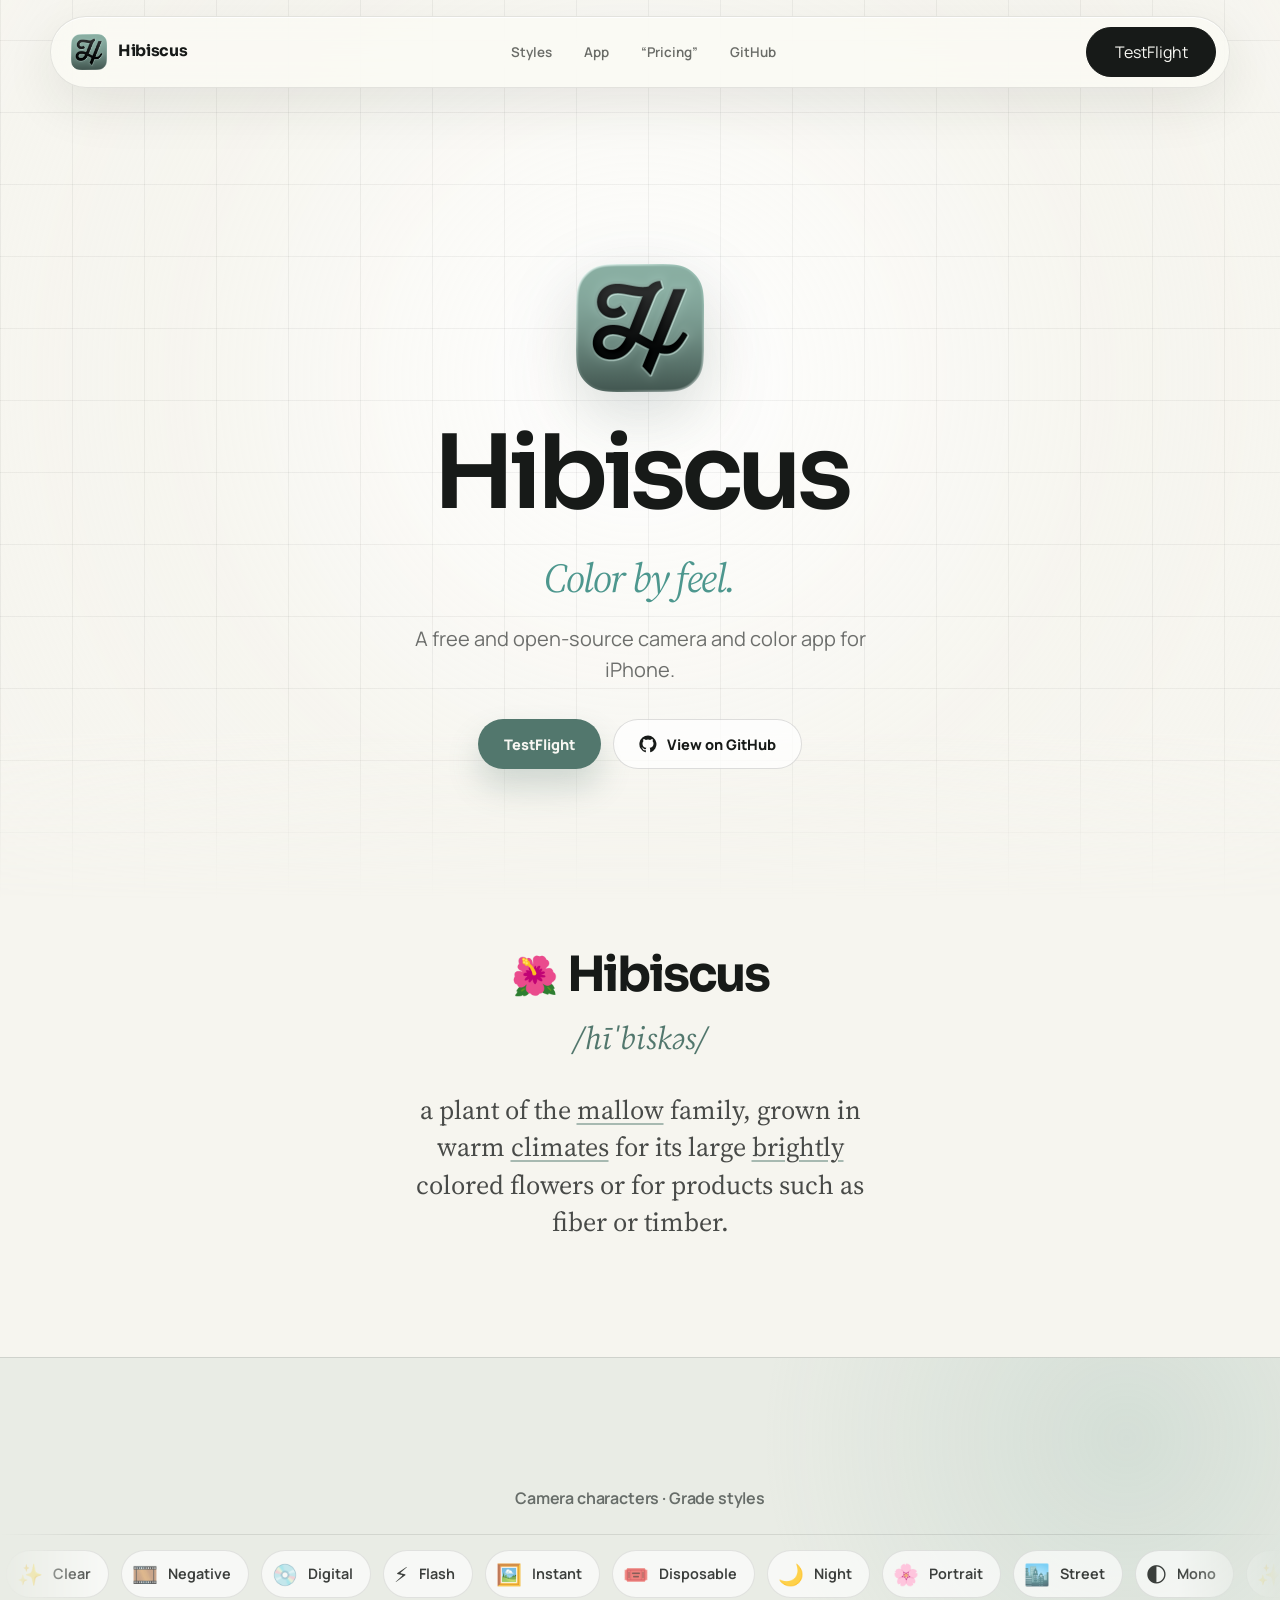
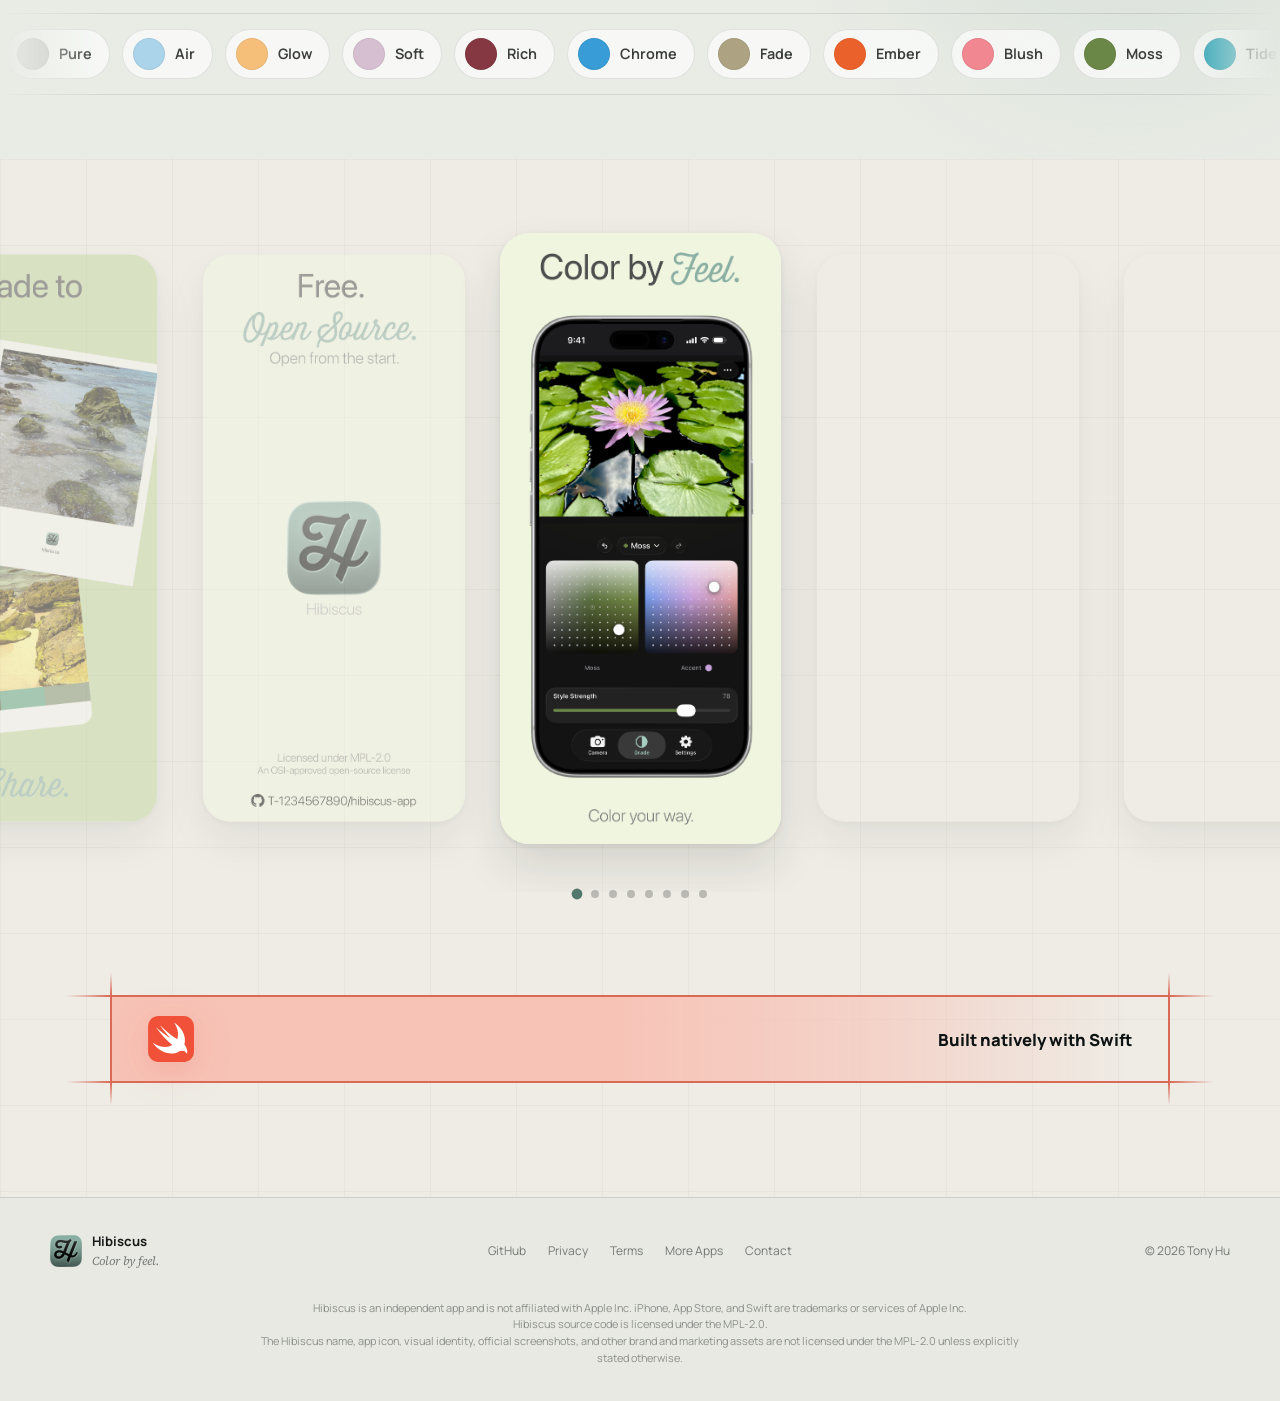
<file: Website/index.html>
<!doctype html>
<html lang="en">
<head>
  <meta charset="utf-8">
  <meta name="viewport" content="width=device-width, initial-scale=1">
  <meta name="theme-color" content="#0b0d0c">
  <meta name="description" content="A free and open-source camera and color app for iPhone.">
  <meta property="og:type" content="website">
  <meta property="og:title" content="Hibiscus — Camera &amp; Color">
  <meta property="og:description" content="A free and open-source camera and color app for iPhone.">
  <meta property="og:image" content="assets/hibiscus-icon.png">
  <meta name="twitter:card" content="summary_large_image">
  <meta name="twitter:title" content="Hibiscus — Camera &amp; Color">
  <meta name="twitter:description" content="A free and open-source camera and color app for iPhone.">
  <meta name="twitter:image" content="assets/hibiscus-icon.png">
  <link rel="icon" type="image/png" href="assets/hibiscus-icon.png">
  <link rel="apple-touch-icon" href="assets/hibiscus-icon.png">
  <link rel="preconnect" href="https://fonts.googleapis.com">
  <link rel="preconnect" href="https://fonts.gstatic.com" crossorigin>
  <link href="https://fonts.googleapis.com/css2?family=Manrope:wght@400;500;600;700;800&amp;family=Sora:wght@500;600;700;800&amp;family=Source+Serif+4:ital,opsz,wght@0,8..60,300;0,8..60,400;1,8..60,300;1,8..60,400&amp;display=swap" rel="stylesheet">
  <link rel="stylesheet" href="styles.css?v=20260830-18">
  <title>Hibiscus — Camera &amp; Color</title>
</head>
<body>
  <a class="skip-link" href="#main">Skip to content</a>

  <header class="site-header">
    <a class="brand" href="./" aria-label="Hibiscus home">
      <img src="assets/hibiscus-icon.png" width="36" height="36" alt="">
      <span>Hibiscus</span>
    </a>
    <nav class="site-nav" aria-label="Main navigation">
      <a href="#choices">Styles</a>
      <a href="#screenshots">App</a>
      <a href="pricing/">“Pricing”</a>
      <a href="https://github.com/T-1234567890/hibiscus-app" rel="external">GitHub</a>
    </nav>
    <a class="nav-download launch-cta" data-download-link href="https://testflight.apple.com/join/mQQdvTSp"><span class="cta-default" data-download-label>TestFlight</span><span class="cta-hover" data-download-hover-label>Join Beta</span></a>
  </header>

  <main id="main">
    <section class="hero section-shell" aria-labelledby="hero-title">
      <div class="hero-copy">
        <img class="hero-app-icon" src="assets/hibiscus-icon.png" width="1024" height="1024" alt="Hibiscus app icon">
        <h1 id="hero-title">Hibiscus</h1>
        <p class="hero-tagline">Color by feel.</p>
        <p class="hero-description">A free and open-source camera and color app for iPhone.</p>
        <div class="hero-actions">
          <a class="button button-primary launch-cta" data-download-link href="https://testflight.apple.com/join/mQQdvTSp">
            <span class="cta-default" data-download-label>TestFlight</span>
            <span class="cta-hover" data-download-hover-label>Join Beta</span>
          </a>
          <a class="button button-secondary" href="https://github.com/T-1234567890/hibiscus-app" rel="external">
            <svg class="github-mark" viewBox="0 0 24 24" aria-hidden="true"><path fill="currentColor" d="M12 .7a11.5 11.5 0 0 0-3.64 22.41c.58.1.79-.25.79-.56v-2.23c-3.22.7-3.9-1.37-3.9-1.37-.53-1.34-1.29-1.7-1.29-1.7-1.05-.72.08-.7.08-.7 1.17.08 1.78 1.2 1.78 1.2 1.04 1.78 2.72 1.27 3.38.97.1-.75.4-1.27.74-1.56-2.57-.29-5.27-1.28-5.27-5.68 0-1.26.45-2.28 1.19-3.09-.12-.29-.52-1.47.11-3.05 0 0 .97-.31 3.16 1.18a10.97 10.97 0 0 1 5.76 0c2.2-1.49 3.16-1.18 3.16-1.18.63 1.58.23 2.76.11 3.05.74.81 1.19 1.83 1.19 3.09 0 4.41-2.71 5.38-5.29 5.67.42.36.78 1.06.78 2.14v3.18c0 .31.21.67.8.56A11.5 11.5 0 0 0 12 .7Z"></path></svg>
            View on GitHub
          </a>
        </div>
      </div>
    </section>

    <section class="dictionary-section section-shell" aria-labelledby="dictionary-word">
      <div class="dictionary-entry">
        <h2 id="dictionary-word"><span class="dictionary-emoji" aria-hidden="true">🌺</span> Hibiscus</h2>
        <p class="dictionary-pronunciation">/hīˈbiskəs/</p>
        <p class="dictionary-definition">a plant of the <span class="definition-term">mallow</span> family, grown in warm <span class="definition-term">climates</span> for its large <span class="definition-term">brightly</span> colored flowers or for products such as fiber or timber.</p>
      </div>
    </section>

    <section id="choices" class="choices" aria-label="Camera characters and Grade styles">
      <div class="section-shell choices-heading">
        <p class="conveyor-caption">Camera characters · Grade styles</p>
      </div>

      <div class="marquee marquee-camera" aria-label="Camera characters" tabindex="0">
        <div class="marquee-track">
          <div class="marquee-group">
            <span class="choice-chip" style="--chip:#617380"><b>✨</b>Clear</span>
            <span class="choice-chip" style="--chip:#9c634a"><b>🎞️</b>Negative</span>
            <span class="choice-chip" style="--chip:#307a9e"><b>💿</b>Digital</span>
            <span class="choice-chip" style="--chip:#b05233"><b>⚡️</b>Flash</span>
            <span class="choice-chip" style="--chip:#ab8563"><b>🖼️</b>Instant</span>
            <span class="choice-chip" style="--chip:#858040"><b>🎟️</b>Disposable</span>
            <span class="choice-chip" style="--chip:#1f617a"><b>🌙</b>Night</span>
            <span class="choice-chip" style="--chip:#a36e73"><b>🌸</b>Portrait</span>
            <span class="choice-chip" style="--chip:#575c4a"><b>🏙️</b>Street</span>
            <span class="choice-chip" style="--chip:#474a4d"><b>🌓</b>Mono</span>
          </div>
          <div class="marquee-group" aria-hidden="true">
            <span class="choice-chip" style="--chip:#617380"><b>✨</b>Clear</span>
            <span class="choice-chip" style="--chip:#9c634a"><b>🎞️</b>Negative</span>
            <span class="choice-chip" style="--chip:#307a9e"><b>💿</b>Digital</span>
            <span class="choice-chip" style="--chip:#b05233"><b>⚡️</b>Flash</span>
            <span class="choice-chip" style="--chip:#ab8563"><b>🖼️</b>Instant</span>
            <span class="choice-chip" style="--chip:#858040"><b>🎟️</b>Disposable</span>
            <span class="choice-chip" style="--chip:#1f617a"><b>🌙</b>Night</span>
            <span class="choice-chip" style="--chip:#a36e73"><b>🌸</b>Portrait</span>
            <span class="choice-chip" style="--chip:#575c4a"><b>🏙️</b>Street</span>
            <span class="choice-chip" style="--chip:#474a4d"><b>🌓</b>Mono</span>
          </div>
        </div>
      </div>

      <div class="marquee marquee-style" aria-label="Grade styles" tabindex="0">
        <div class="marquee-track">
          <div class="marquee-group">
            <span class="choice-chip" style="--chip:#c7c7c7"><i></i>Pure</span>
            <span class="choice-chip" style="--chip:#abd4eb"><i></i>Air</span>
            <span class="choice-chip" style="--chip:#f5bf7a"><i></i>Glow</span>
            <span class="choice-chip" style="--chip:#d6bfd1"><i></i>Soft</span>
            <span class="choice-chip" style="--chip:#853842"><i></i>Rich</span>
            <span class="choice-chip" style="--chip:#389cd6"><i></i>Chrome</span>
            <span class="choice-chip" style="--chip:#ada382"><i></i>Fade</span>
            <span class="choice-chip" style="--chip:#eb612b"><i></i>Ember</span>
            <span class="choice-chip" style="--chip:#f08791"><i></i>Blush</span>
            <span class="choice-chip" style="--chip:#6b8747"><i></i>Moss</span>
            <span class="choice-chip" style="--chip:#1a9eb3"><i></i>Tide</span>
            <span class="choice-chip" style="--chip:#6354ad"><i></i>Dusk</span>
            <span class="choice-chip" style="--chip:#2e857a"><i></i>Cinema</span>
            <span class="choice-chip" style="--chip:#c726ab"><i></i>Neon</span>
            <span class="choice-chip" style="--chip:#a8a8a8"><i></i>Silver</span>
            <span class="choice-chip" style="--chip:#333333"><i></i>Ink</span>
          </div>
          <div class="marquee-group" aria-hidden="true">
            <span class="choice-chip" style="--chip:#c7c7c7"><i></i>Pure</span>
            <span class="choice-chip" style="--chip:#abd4eb"><i></i>Air</span>
            <span class="choice-chip" style="--chip:#f5bf7a"><i></i>Glow</span>
            <span class="choice-chip" style="--chip:#d6bfd1"><i></i>Soft</span>
            <span class="choice-chip" style="--chip:#853842"><i></i>Rich</span>
            <span class="choice-chip" style="--chip:#389cd6"><i></i>Chrome</span>
            <span class="choice-chip" style="--chip:#ada382"><i></i>Fade</span>
            <span class="choice-chip" style="--chip:#eb612b"><i></i>Ember</span>
            <span class="choice-chip" style="--chip:#f08791"><i></i>Blush</span>
            <span class="choice-chip" style="--chip:#6b8747"><i></i>Moss</span>
            <span class="choice-chip" style="--chip:#1a9eb3"><i></i>Tide</span>
            <span class="choice-chip" style="--chip:#6354ad"><i></i>Dusk</span>
            <span class="choice-chip" style="--chip:#2e857a"><i></i>Cinema</span>
            <span class="choice-chip" style="--chip:#c726ab"><i></i>Neon</span>
            <span class="choice-chip" style="--chip:#a8a8a8"><i></i>Silver</span>
            <span class="choice-chip" style="--chip:#333333"><i></i>Ink</span>
          </div>
        </div>
      </div>
    </section>

    <section id="screenshots" class="screenshots-section" aria-label="Hibiscus App Store screenshots">
      <div class="carousel" data-carousel tabindex="0" aria-label="Hibiscus App Store screenshots">
        <figure class="screenshot-card is-current"><img src="assets/screenshots/01-grade.png" width="1290" height="2796" alt="Hibiscus Grade interface with Style and Accent pads" decoding="async"></figure>
        <figure class="screenshot-card"><img src="assets/screenshots/02-camera-characters.png" width="1290" height="2796" alt="Hibiscus Camera with its Camera character selector" loading="lazy" decoding="async"></figure>
        <figure class="screenshot-card"><img src="assets/screenshots/03-grade-styles.png" width="1290" height="2796" alt="Hibiscus Grade styles and two color pads" loading="lazy" decoding="async"></figure>
        <figure class="screenshot-card"><img src="assets/screenshots/04-accent.png" width="1290" height="2796" alt="Hibiscus Accent controls adapting color to a photograph" loading="lazy" decoding="async"></figure>
        <figure class="screenshot-card"><img src="assets/screenshots/05-lut.png" width="1290" height="2796" alt="Creating a cube LUT with Hibiscus color controls" loading="lazy" decoding="async"></figure>
        <figure class="screenshot-card"><img src="assets/screenshots/06-night-camera.png" width="1290" height="2796" alt="Using a Hibiscus Camera character after dark" loading="lazy" decoding="async"></figure>
        <figure class="screenshot-card"><img src="assets/screenshots/07-exports.png" width="1290" height="2796" alt="Hibiscus Instant and Palette exports" loading="lazy" decoding="async"></figure>
        <figure class="screenshot-card"><img src="assets/screenshots/08-open-source.png" width="1290" height="2796" alt="Hibiscus is free and open source under MPL-2.0" loading="lazy" decoding="async"></figure>
      </div>
      <div class="carousel-dots" data-carousel-dots aria-label="Choose an App Store screenshot"></div>

      <section class="swift-native-section" aria-label="Built natively with Swift: battery efficient, lightning fast, and native throughout" tabindex="0">
        <div class="swift-default-content">
          <img src="assets/icons/swift-logo-color.svg" alt="" width="46" height="46" loading="lazy" decoding="async">
          <span>Built natively with Swift</span>
        </div>
        <div class="swift-hover-content" aria-hidden="true">
          <span><svg viewBox="0 0 24 24"><rect x="2" y="7" width="16" height="10" rx="2"></rect><path d="M22 11v2"></path><path d="M6 11v2"></path></svg>Battery Efficient</span>
          <span><svg viewBox="0 0 24 24"><path d="m13 2-9 12h8l-1 8 9-12h-8z"></path></svg>Lightning Fast</span>
          <span><svg viewBox="0 0 24 24"><path d="m18 16 4-4-4-4"></path><path d="m6 8-4 4 4 4"></path><path d="m14.5 4-5 16"></path></svg>Native Throughout</span>
        </div>
      </section>
    </section>

  </main>

  <footer class="site-footer">
    <div class="footer-brand">
      <img src="assets/hibiscus-icon.png" width="32" height="32" alt="">
      <div><strong>Hibiscus</strong><span>Color by feel.</span></div>
    </div>
    <nav aria-label="Footer navigation">
      <a href="https://github.com/T-1234567890/hibiscus-app">GitHub</a>
      <a href="privacy/">Privacy</a>
      <a href="terms/">Terms</a>
      <a href="https://1234567890.dev/projects/">More Apps</a>
      <a href="mailto:support@orchestrana.app" data-contact-trigger>Contact</a>
    </nav>
    <p class="copyright">© 2026 Tony Hu</p>
    <p class="footer-disclaimer">Hibiscus is an independent app and is not affiliated with Apple Inc. iPhone, App Store, and Swift are trademarks or services of Apple Inc.<br>Hibiscus source code is licensed under the MPL-2.0.<br>The Hibiscus name, app icon, visual identity, official screenshots, and other brand and marketing assets are not licensed under the MPL-2.0 unless explicitly stated otherwise.</p>
  </footer>

  <script src="site-config.js?v=20260831-11"></script>
  <script src="main.js?v=20260830-11"></script>
  <script src="contact.js?v=20260830-5"></script>
</body>
</html>
</file>
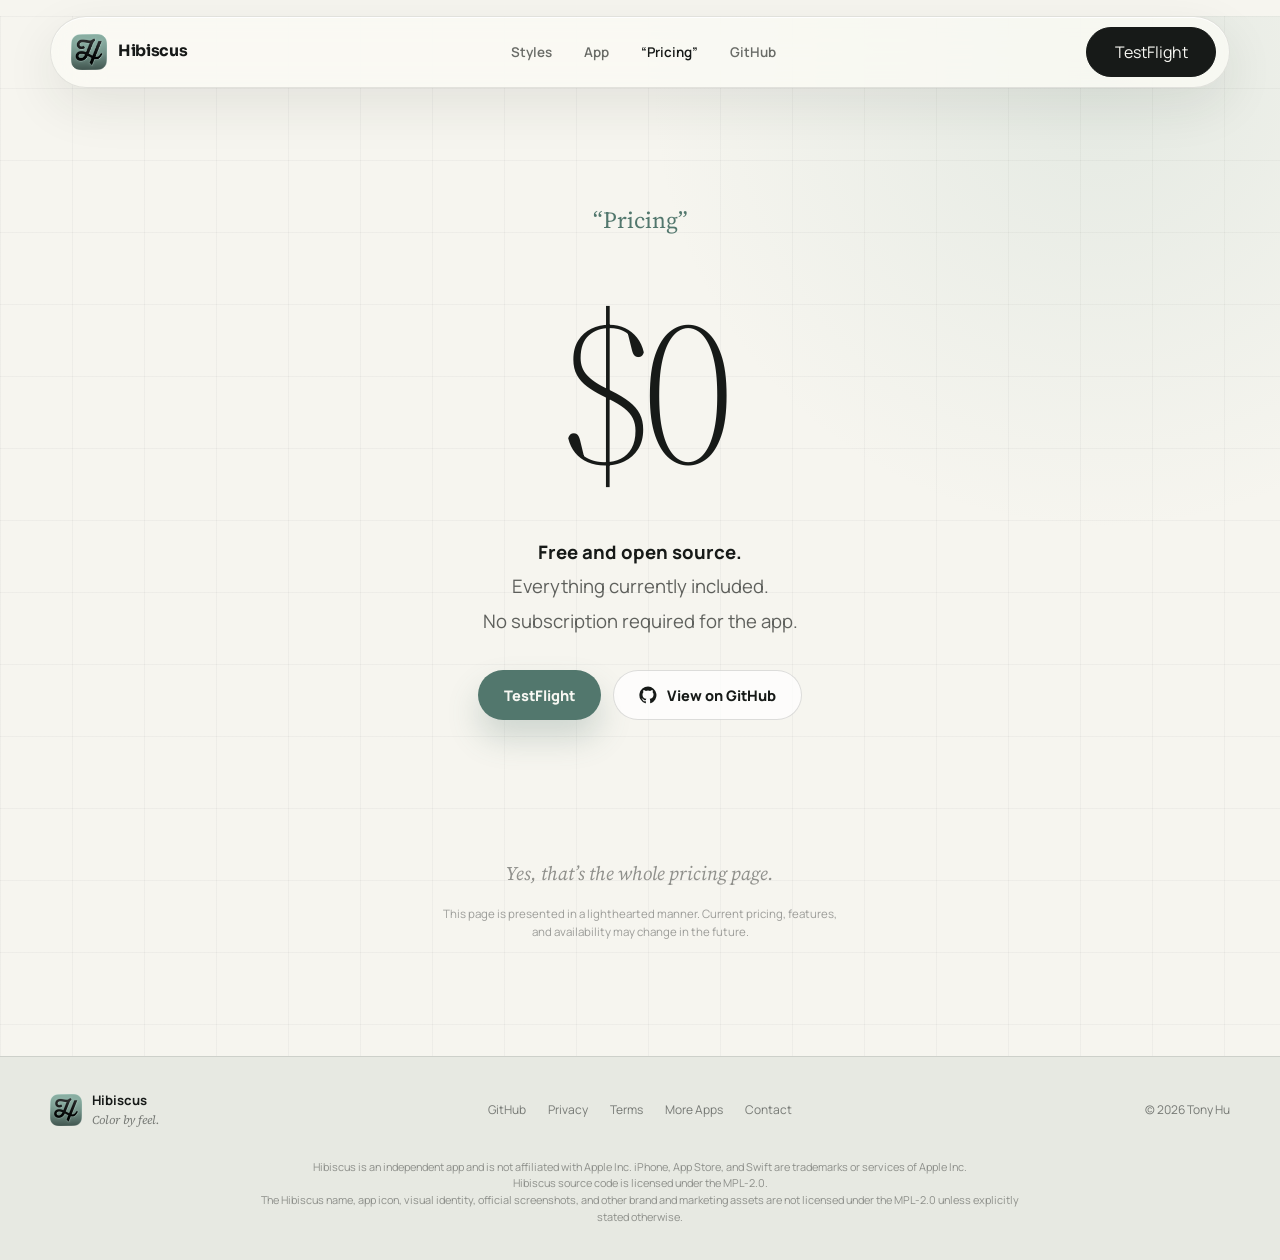
<file: Website/pricing/index.html>
<!doctype html>
<html lang="en">
<head>
  <meta charset="utf-8">
  <meta name="viewport" content="width=device-width, initial-scale=1">
  <meta name="theme-color" content="#0b0d0c">
  <meta name="description" content="Hibiscus currently costs $0. The iPhone camera and color app is free and open source.">
  <meta property="og:type" content="website">
  <meta property="og:title" content="“Pricing” — Hibiscus">
  <meta property="og:description" content="Hibiscus currently costs $0. Free and open source.">
  <link rel="icon" type="image/png" href="../assets/hibiscus-icon.png">
  <link rel="apple-touch-icon" href="../assets/hibiscus-icon.png">
  <link rel="preconnect" href="https://fonts.googleapis.com">
  <link rel="preconnect" href="https://fonts.gstatic.com" crossorigin>
  <link href="https://fonts.googleapis.com/css2?family=Manrope:wght@400;500;600;700;800&amp;family=Sora:wght@500;600;700;800&amp;family=Source+Serif+4:ital,opsz,wght@0,8..60,300;0,8..60,400;1,8..60,300;1,8..60,400&amp;display=swap" rel="stylesheet">
  <link rel="stylesheet" href="../styles.css?v=20260830-18">
  <title>“Pricing” — Hibiscus</title>
</head>
<body class="legal-body pricing-body">
  <a class="skip-link" href="#main">Skip to content</a>
  <header class="site-header">
    <a class="brand" href="../" aria-label="Hibiscus home">
      <img src="../assets/hibiscus-icon.png" width="36" height="36" alt="">
      <span>Hibiscus</span>
    </a>
    <nav class="site-nav" aria-label="Main navigation">
      <a href="../#choices">Styles</a>
      <a href="../#screenshots">App</a>
      <a href="./" aria-current="page">“Pricing”</a>
      <a href="https://github.com/T-1234567890/hibiscus-app">GitHub</a>
    </nav>
    <a class="nav-download launch-cta" data-download-link href="https://testflight.apple.com/join/mQQdvTSp"><span class="cta-default" data-download-label>TestFlight</span><span class="cta-hover" data-download-hover-label>Join Beta</span></a>
  </header>

  <main id="main" class="pricing-page">
    <section class="pricing-content" aria-labelledby="pricing-title">
      <h1 id="pricing-title">“Pricing”</h1>
      <p class="pricing-price" aria-label="Zero dollars">$0</p>
      <div class="pricing-summary">
        <p>Free and open source.</p>
        <p>Everything currently included.</p>
        <p>No subscription required for the app.</p>
      </div>
      <div class="hero-actions pricing-actions">
        <a class="button button-primary launch-cta" data-download-link href="https://testflight.apple.com/join/mQQdvTSp">
          <span class="cta-default" data-download-label>TestFlight</span>
          <span class="cta-hover" data-download-hover-label>Join Beta</span>
        </a>
        <a class="button button-secondary" href="https://github.com/T-1234567890/hibiscus-app">
          <svg class="github-mark" viewBox="0 0 24 24" aria-hidden="true"><path fill="currentColor" d="M12 .7a11.5 11.5 0 0 0-3.64 22.41c.58.1.79-.25.79-.56v-2.23c-3.22.7-3.9-1.37-3.9-1.37-.53-1.34-1.29-1.7-1.29-1.7-1.05-.72.08-.7.08-.7 1.17.08 1.78 1.2 1.78 1.2 1.04 1.78 2.72 1.27 3.38.97.1-.75.4-1.27.74-1.56-2.57-.29-5.27-1.28-5.27-5.68 0-1.26.45-2.28 1.19-3.09-.12-.29-.52-1.47.11-3.05 0 0 .97-.31 3.16 1.18a10.97 10.97 0 0 1 5.76 0c2.2-1.49 3.16-1.18 3.16-1.18.63 1.58.23 2.76.11 3.05.74.81 1.19 1.83 1.19 3.09 0 4.41-2.71 5.38-5.29 5.67.42.36.78 1.06.78 2.14v3.18c0 .31.21.67.8.56A11.5 11.5 0 0 0 12 .7Z"></path></svg>
          View on GitHub
        </a>
      </div>
      <p class="pricing-aside">Yes, that’s the whole pricing page.</p>
      <p class="pricing-disclaimer">This page is presented in a lighthearted manner. Current pricing, features, and availability may change in the future.</p>
    </section>
  </main>

  <footer class="site-footer">
    <div class="footer-brand">
      <img src="../assets/hibiscus-icon.png" width="32" height="32" alt="">
      <div><strong>Hibiscus</strong><span>Color by feel.</span></div>
    </div>
    <nav aria-label="Footer navigation">
      <a href="https://github.com/T-1234567890/hibiscus-app">GitHub</a>
      <a href="../privacy/">Privacy</a>
      <a href="../terms/">Terms</a>
      <a href="https://1234567890.dev/projects/">More Apps</a>
      <a href="mailto:support@orchestrana.app" data-contact-trigger>Contact</a>
    </nav>
    <p class="copyright">© 2026 Tony Hu</p>
    <p class="footer-disclaimer">Hibiscus is an independent app and is not affiliated with Apple Inc. iPhone, App Store, and Swift are trademarks or services of Apple Inc.<br>Hibiscus source code is licensed under the MPL-2.0.<br>The Hibiscus name, app icon, visual identity, official screenshots, and other brand and marketing assets are not licensed under the MPL-2.0 unless explicitly stated otherwise.</p>
  </footer>
  <script src="../site-config.js?v=20260831-11"></script>
  <script src="../main.js?v=20260830-11"></script>
  <script src="../contact.js?v=20260830-5"></script>
</body>
</html>
</file>
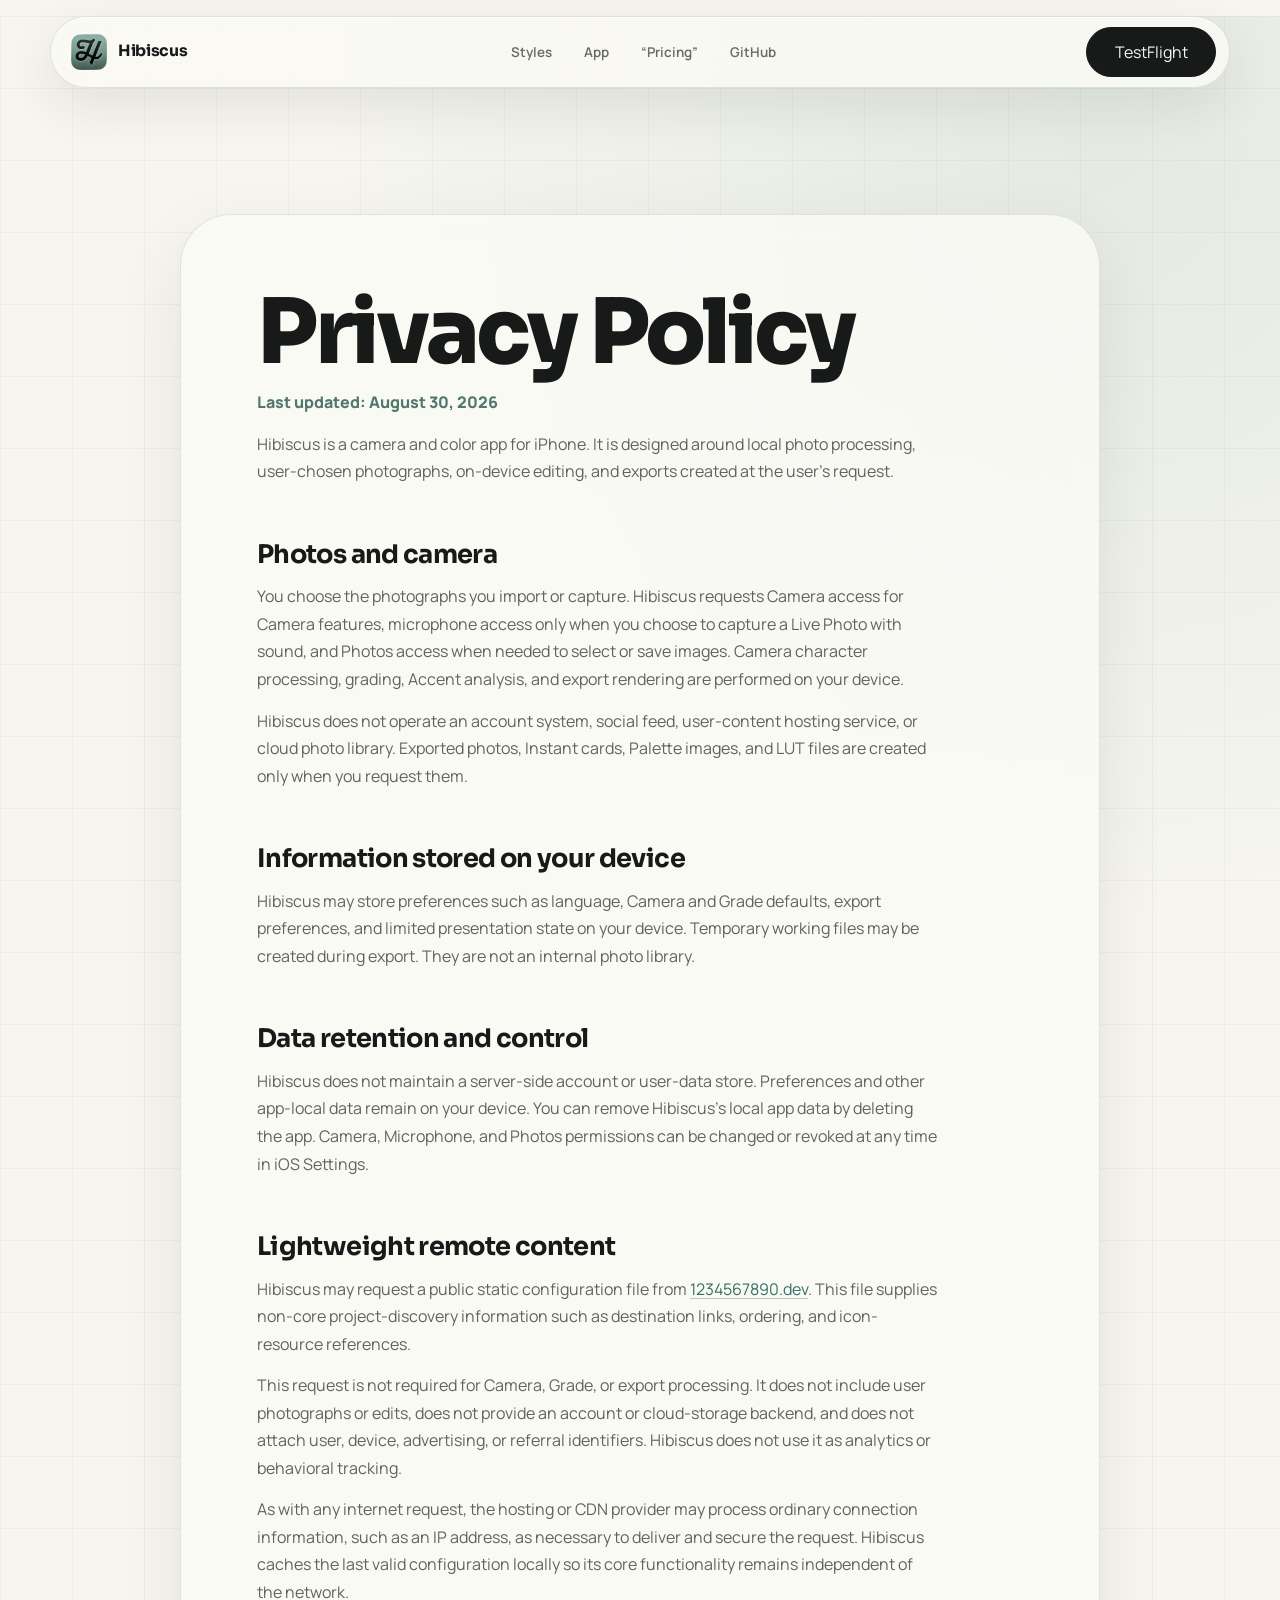
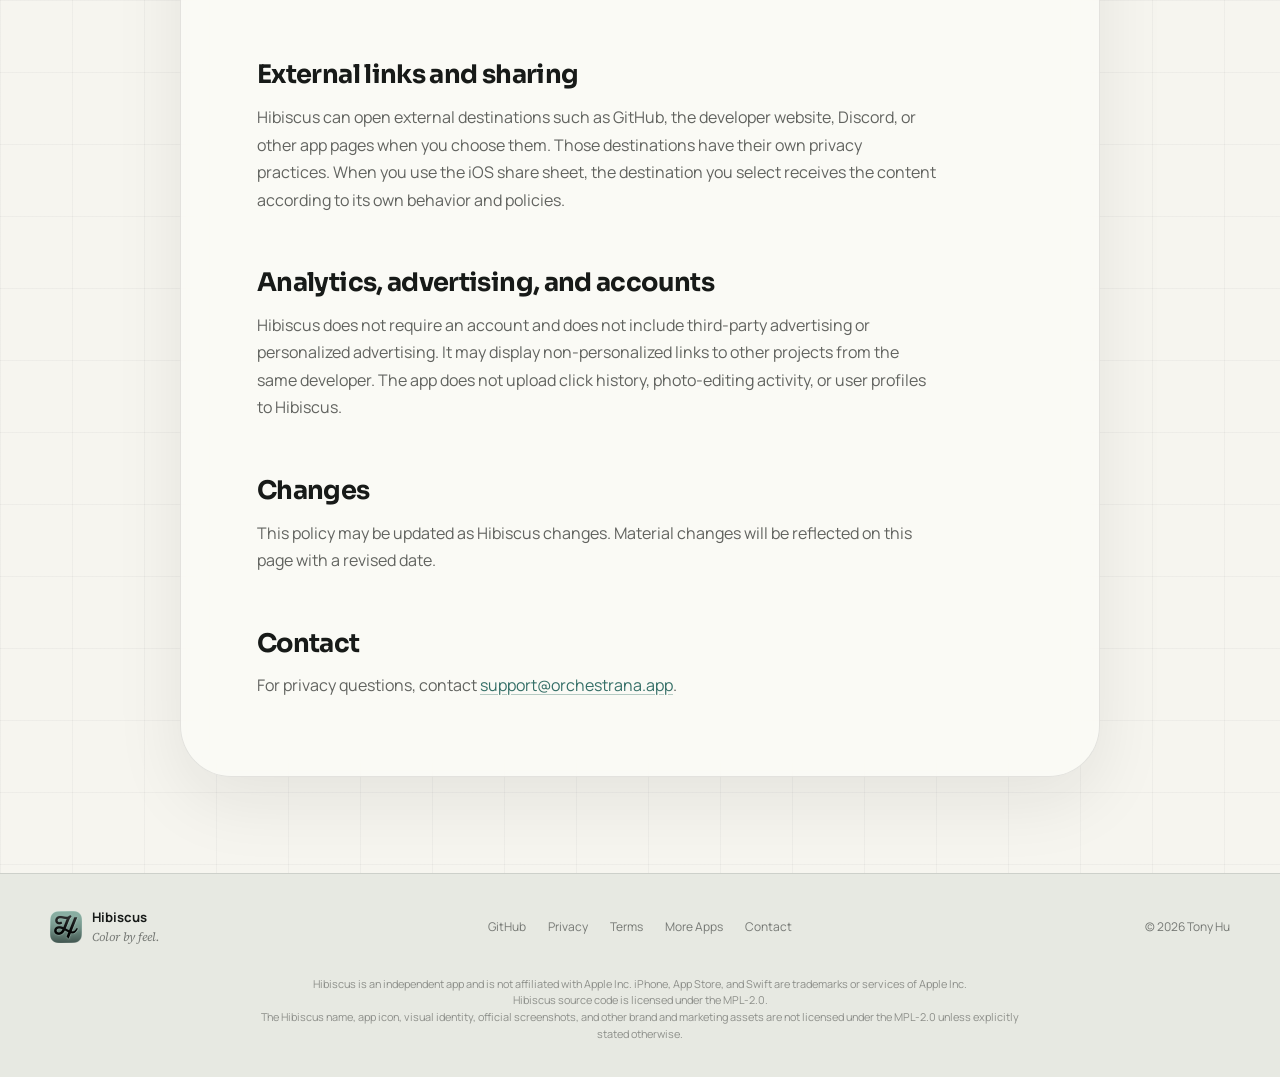
<file: Website/privacy/index.html>
<!doctype html>
<html lang="en">
<head>
  <meta charset="utf-8">
  <meta name="viewport" content="width=device-width, initial-scale=1">
  <meta name="theme-color" content="#0b0d0c">
  <meta name="description" content="Privacy policy for Hibiscus, a local-first camera and color app for iPhone.">
  <meta property="og:type" content="website">
  <meta property="og:title" content="Privacy — Hibiscus">
  <meta property="og:description" content="Privacy policy for Hibiscus, a local-first camera and color app for iPhone.">
  <link rel="icon" type="image/png" href="../assets/hibiscus-icon.png">
  <link rel="apple-touch-icon" href="../assets/hibiscus-icon.png">
  <link rel="preconnect" href="https://fonts.googleapis.com">
  <link rel="preconnect" href="https://fonts.gstatic.com" crossorigin>
  <link href="https://fonts.googleapis.com/css2?family=Manrope:wght@400;500;600;700;800&amp;family=Sora:wght@500;600;700;800&amp;family=Source+Serif+4:ital,opsz,wght@0,8..60,300;0,8..60,400;1,8..60,300;1,8..60,400&amp;display=swap" rel="stylesheet">
  <link rel="stylesheet" href="../styles.css?v=20260830-18">
  <title>Privacy — Hibiscus</title>
</head>
<body class="legal-body">
  <a class="skip-link" href="#main">Skip to content</a>
  <header class="site-header">
    <a class="brand" href="../" aria-label="Hibiscus home">
      <img src="../assets/hibiscus-icon.png" width="36" height="36" alt="">
      <span>Hibiscus</span>
    </a>
    <nav class="site-nav" aria-label="Main navigation">
      <a href="../#choices">Styles</a>
      <a href="../#screenshots">App</a>
      <a href="../pricing/">“Pricing”</a>
      <a href="https://github.com/T-1234567890/hibiscus-app">GitHub</a>
    </nav>
    <a class="nav-download launch-cta" data-download-link href="https://testflight.apple.com/join/mQQdvTSp"><span class="cta-default" data-download-label>TestFlight</span><span class="cta-hover" data-download-hover-label>Join Beta</span></a>
  </header>

  <main id="main" class="legal-page">
    <article class="legal-document">
      <h1>Privacy Policy</h1>
      <p class="legal-updated"><time datetime="2026-08-30">Last updated: August 30, 2026</time></p>

      <p>Hibiscus is a camera and color app for iPhone. It is designed around local photo processing, user-chosen photographs, on-device editing, and exports created at the user’s request.</p>

      <h2>Photos and camera</h2>
      <p>You choose the photographs you import or capture. Hibiscus requests Camera access for Camera features, microphone access only when you choose to capture a Live Photo with sound, and Photos access when needed to select or save images. Camera character processing, grading, Accent analysis, and export rendering are performed on your device.</p>
      <p>Hibiscus does not operate an account system, social feed, user-content hosting service, or cloud photo library. Exported photos, Instant cards, Palette images, and LUT files are created only when you request them.</p>

      <h2>Information stored on your device</h2>
      <p>Hibiscus may store preferences such as language, Camera and Grade defaults, export preferences, and limited presentation state on your device. Temporary working files may be created during export. They are not an internal photo library.</p>

      <h2>Data retention and control</h2>
      <p>Hibiscus does not maintain a server-side account or user-data store. Preferences and other app-local data remain on your device. You can remove Hibiscus’s local app data by deleting the app. Camera, Microphone, and Photos permissions can be changed or revoked at any time in iOS Settings.</p>

      <h2>Lightweight remote content</h2>
      <p>Hibiscus may request a public static configuration file from <a href="https://1234567890.dev">1234567890.dev</a>. This file supplies non-core project-discovery information such as destination links, ordering, and icon-resource references.</p>
      <p>This request is not required for Camera, Grade, or export processing. It does not include user photographs or edits, does not provide an account or cloud-storage backend, and does not attach user, device, advertising, or referral identifiers. Hibiscus does not use it as analytics or behavioral tracking.</p>
      <p>As with any internet request, the hosting or CDN provider may process ordinary connection information, such as an IP address, as necessary to deliver and secure the request. Hibiscus caches the last valid configuration locally so its core functionality remains independent of the network.</p>

      <h2>External links and sharing</h2>
      <p>Hibiscus can open external destinations such as GitHub, the developer website, Discord, or other app pages when you choose them. Those destinations have their own privacy practices. When you use the iOS share sheet, the destination you select receives the content according to its own behavior and policies.</p>

      <h2>Analytics, advertising, and accounts</h2>
      <p>Hibiscus does not require an account and does not include third-party advertising or personalized advertising. It may display non-personalized links to other projects from the same developer. The app does not upload click history, photo-editing activity, or user profiles to Hibiscus.</p>

      <h2>Changes</h2>
      <p>This policy may be updated as Hibiscus changes. Material changes will be reflected on this page with a revised date.</p>

      <h2>Contact</h2>
      <p>For privacy questions, contact <a href="mailto:support@orchestrana.app">support@orchestrana.app</a>.</p>
    </article>
  </main>

  <footer class="site-footer">
    <div class="footer-brand">
      <img src="../assets/hibiscus-icon.png" width="32" height="32" alt="">
      <div><strong>Hibiscus</strong><span>Color by feel.</span></div>
    </div>
    <nav aria-label="Footer navigation">
      <a href="https://github.com/T-1234567890/hibiscus-app">GitHub</a>
      <a href="./">Privacy</a>
      <a href="../terms/">Terms</a>
      <a href="https://1234567890.dev/projects/">More Apps</a>
      <a href="mailto:support@orchestrana.app" data-contact-trigger>Contact</a>
    </nav>
    <p class="copyright">© 2026 Tony Hu</p>
    <p class="footer-disclaimer">Hibiscus is an independent app and is not affiliated with Apple Inc. iPhone, App Store, and Swift are trademarks or services of Apple Inc.<br>Hibiscus source code is licensed under the MPL-2.0.<br>The Hibiscus name, app icon, visual identity, official screenshots, and other brand and marketing assets are not licensed under the MPL-2.0 unless explicitly stated otherwise.</p>
  </footer>
  <script src="../site-config.js?v=20260831-11"></script>
  <script src="../main.js?v=20260830-11"></script>
  <script src="../contact.js?v=20260830-5"></script>
</body>
</html>
</file>
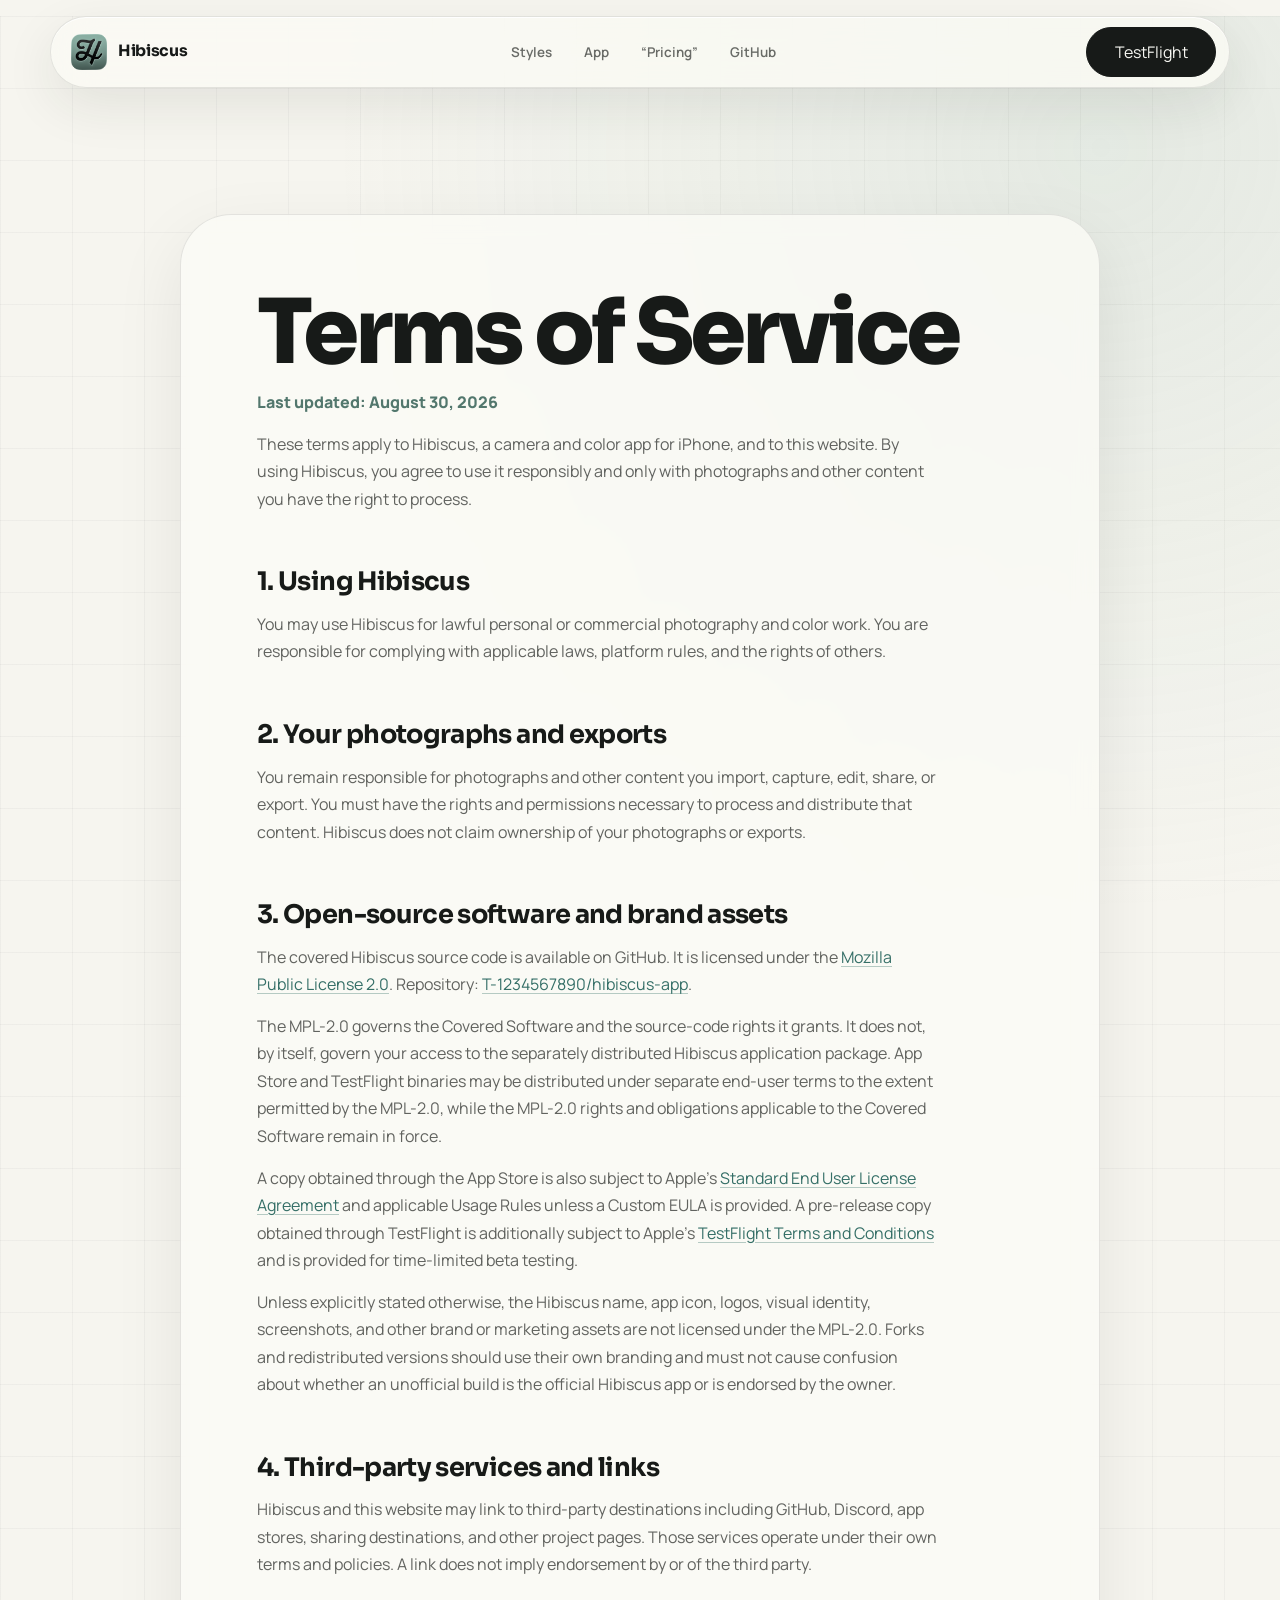
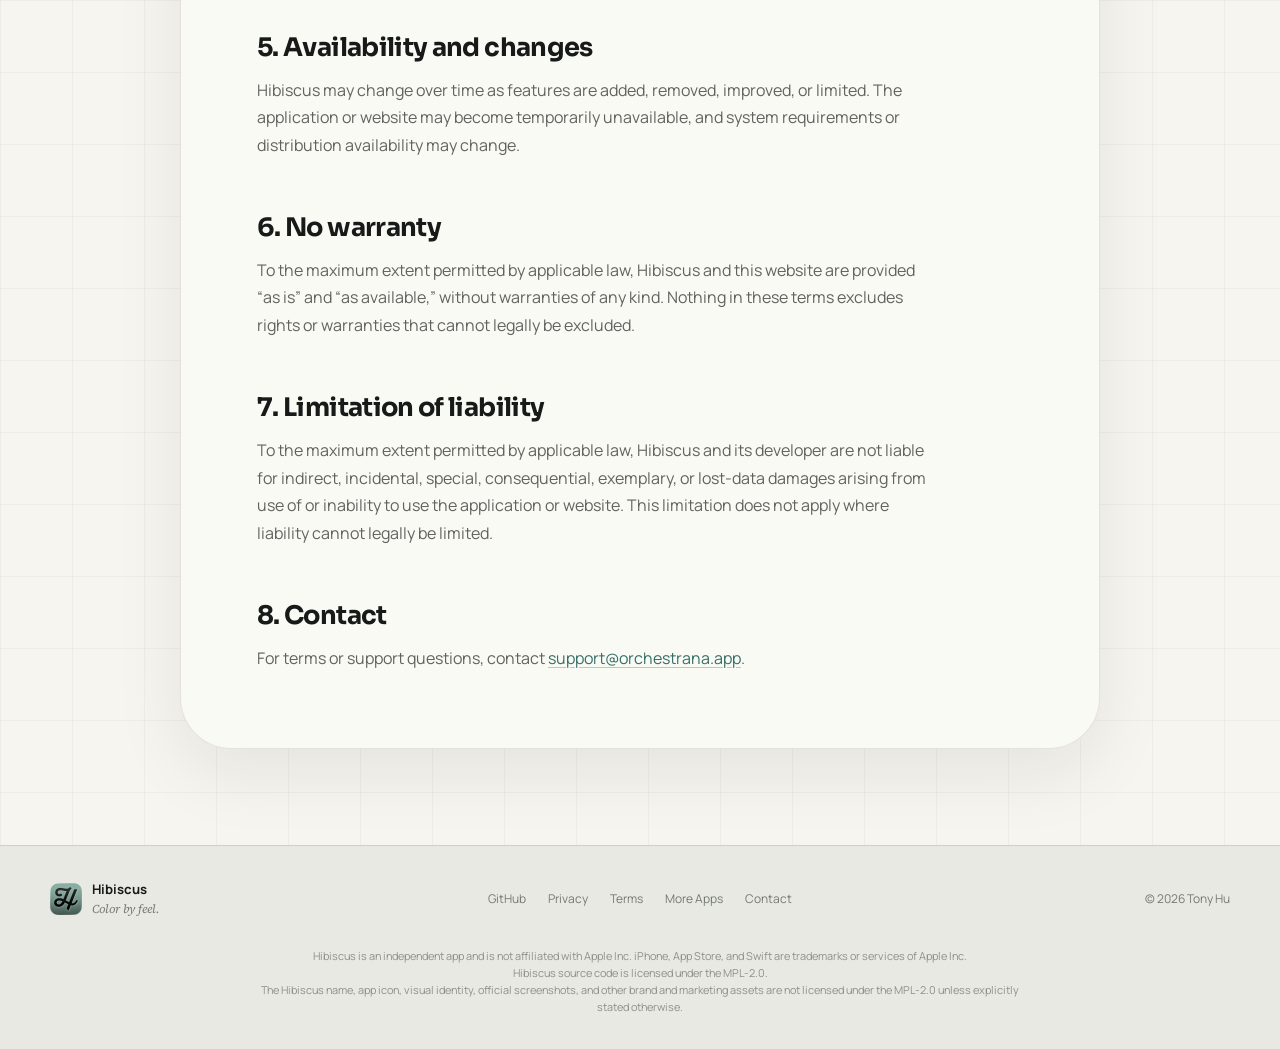
<file: Website/terms/index.html>
<!doctype html>
<html lang="en">
<head>
  <meta charset="utf-8">
  <meta name="viewport" content="width=device-width, initial-scale=1">
  <meta name="theme-color" content="#0b0d0c">
  <meta name="description" content="Terms of use for the Hibiscus camera and color app and website.">
  <meta property="og:type" content="website">
  <meta property="og:title" content="Terms — Hibiscus">
  <meta property="og:description" content="Terms of use for the Hibiscus camera and color app and website.">
  <link rel="icon" type="image/png" href="../assets/hibiscus-icon.png">
  <link rel="apple-touch-icon" href="../assets/hibiscus-icon.png">
  <link rel="preconnect" href="https://fonts.googleapis.com">
  <link rel="preconnect" href="https://fonts.gstatic.com" crossorigin>
  <link href="https://fonts.googleapis.com/css2?family=Manrope:wght@400;500;600;700;800&amp;family=Sora:wght@500;600;700;800&amp;family=Source+Serif+4:ital,opsz,wght@0,8..60,300;0,8..60,400;1,8..60,300;1,8..60,400&amp;display=swap" rel="stylesheet">
  <link rel="stylesheet" href="../styles.css?v=20260830-18">
  <title>Terms — Hibiscus</title>
</head>
<body class="legal-body">
  <a class="skip-link" href="#main">Skip to content</a>
  <header class="site-header">
    <a class="brand" href="../" aria-label="Hibiscus home">
      <img src="../assets/hibiscus-icon.png" width="36" height="36" alt="">
      <span>Hibiscus</span>
    </a>
    <nav class="site-nav" aria-label="Main navigation">
      <a href="../#choices">Styles</a>
      <a href="../#screenshots">App</a>
      <a href="../pricing/">“Pricing”</a>
      <a href="https://github.com/T-1234567890/hibiscus-app">GitHub</a>
    </nav>
    <a class="nav-download launch-cta" data-download-link href="https://testflight.apple.com/join/mQQdvTSp"><span class="cta-default" data-download-label>TestFlight</span><span class="cta-hover" data-download-hover-label>Join Beta</span></a>
  </header>

  <main id="main" class="legal-page">
    <article class="legal-document">
      <h1>Terms of Service</h1>
      <p class="legal-updated"><time datetime="2026-08-30">Last updated: August 30, 2026</time></p>

      <p>These terms apply to Hibiscus, a camera and color app for iPhone, and to this website. By using Hibiscus, you agree to use it responsibly and only with photographs and other content you have the right to process.</p>

      <h2>1. Using Hibiscus</h2>
      <p>You may use Hibiscus for lawful personal or commercial photography and color work. You are responsible for complying with applicable laws, platform rules, and the rights of others.</p>

      <h2>2. Your photographs and exports</h2>
      <p>You remain responsible for photographs and other content you import, capture, edit, share, or export. You must have the rights and permissions necessary to process and distribute that content. Hibiscus does not claim ownership of your photographs or exports.</p>

      <h2>3. Open-source software and brand assets</h2>
      <p>The covered Hibiscus source code is available on GitHub. It is licensed under the <a href="https://www.mozilla.org/MPL/2.0/">Mozilla Public License 2.0</a>. Repository: <a href="https://github.com/T-1234567890/hibiscus-app">T-1234567890/hibiscus-app</a>.</p>
      <p>The MPL-2.0 governs the Covered Software and the source-code rights it grants. It does not, by itself, govern your access to the separately distributed Hibiscus application package. App Store and TestFlight binaries may be distributed under separate end-user terms to the extent permitted by the MPL-2.0, while the MPL-2.0 rights and obligations applicable to the Covered Software remain in force.</p>
      <p>A copy obtained through the App Store is also subject to Apple’s <a href="https://www.apple.com/legal/internet-services/itunes/dev/stdeula/">Standard End User License Agreement</a> and applicable Usage Rules unless a Custom EULA is provided. A pre-release copy obtained through TestFlight is additionally subject to Apple’s <a href="https://www.apple.com/legal/internet-services/itunes/testflight/lr/terms.html">TestFlight Terms and Conditions</a> and is provided for time-limited beta testing.</p>
      <p>Unless explicitly stated otherwise, the Hibiscus name, app icon, logos, visual identity, screenshots, and other brand or marketing assets are not licensed under the MPL-2.0. Forks and redistributed versions should use their own branding and must not cause confusion about whether an unofficial build is the official Hibiscus app or is endorsed by the owner.</p>

      <h2>4. Third-party services and links</h2>
      <p>Hibiscus and this website may link to third-party destinations including GitHub, Discord, app stores, sharing destinations, and other project pages. Those services operate under their own terms and policies. A link does not imply endorsement by or of the third party.</p>

      <h2>5. Availability and changes</h2>
      <p>Hibiscus may change over time as features are added, removed, improved, or limited. The application or website may become temporarily unavailable, and system requirements or distribution availability may change.</p>

      <h2>6. No warranty</h2>
      <p>To the maximum extent permitted by applicable law, Hibiscus and this website are provided “as is” and “as available,” without warranties of any kind. Nothing in these terms excludes rights or warranties that cannot legally be excluded.</p>

      <h2>7. Limitation of liability</h2>
      <p>To the maximum extent permitted by applicable law, Hibiscus and its developer are not liable for indirect, incidental, special, consequential, exemplary, or lost-data damages arising from use of or inability to use the application or website. This limitation does not apply where liability cannot legally be limited.</p>

      <h2>8. Contact</h2>
      <p>For terms or support questions, contact <a href="mailto:support@orchestrana.app">support@orchestrana.app</a>.</p>
    </article>
  </main>

  <footer class="site-footer">
    <div class="footer-brand">
      <img src="../assets/hibiscus-icon.png" width="32" height="32" alt="">
      <div><strong>Hibiscus</strong><span>Color by feel.</span></div>
    </div>
    <nav aria-label="Footer navigation">
      <a href="https://github.com/T-1234567890/hibiscus-app">GitHub</a>
      <a href="../privacy/">Privacy</a>
      <a href="./">Terms</a>
      <a href="https://1234567890.dev/projects/">More Apps</a>
      <a href="mailto:support@orchestrana.app" data-contact-trigger>Contact</a>
    </nav>
    <p class="copyright">© 2026 Tony Hu</p>
    <p class="footer-disclaimer">Hibiscus is an independent app and is not affiliated with Apple Inc. iPhone, App Store, and Swift are trademarks or services of Apple Inc.<br>Hibiscus source code is licensed under the MPL-2.0.<br>The Hibiscus name, app icon, visual identity, official screenshots, and other brand and marketing assets are not licensed under the MPL-2.0 unless explicitly stated otherwise.</p>
  </footer>
  <script src="../site-config.js?v=20260831-11"></script>
  <script src="../main.js?v=20260830-11"></script>
  <script src="../contact.js?v=20260830-5"></script>
</body>
</html>
</file>
<file: Website/styles.css>
:root {
  color-scheme: light;
  --bg: #f6f5ef;
  --bg-elevated: #e9ece5;
  --bg-soft: #e1e5de;
  --ink: #171a18;
  --ink-muted: #676d69;
  --mint: #8aafa3;
  --mint-deep: #52776d;
  --warm: #eeece5;
  --warm-ink: #171a18;
  --line: rgba(23, 26, 24, 0.12);
  --line-dark: rgba(11, 13, 12, 0.15);
  --section: min(1180px, calc(100% - 48px));
  --ease-out-quint: cubic-bezier(0.22, 1, 0.36, 1);
  --font-sans: "Manrope", ui-sans-serif, system-ui, -apple-system, BlinkMacSystemFont, "Segoe UI", sans-serif;
  --font-display: "Sora", "Manrope", ui-sans-serif, system-ui, sans-serif;
  --font-serif: "Source Serif 4", Georgia, "Times New Roman", serif;
}

* {
  box-sizing: border-box;
}

html {
  scroll-behavior: smooth;
  background: var(--bg);
}

body {
  margin: 0;
  overflow-x: hidden;
  background: var(--bg);
  color: var(--ink);
  font-family: var(--font-sans);
  font-size: 16px;
  line-height: 1.5;
  -webkit-font-smoothing: antialiased;
  text-rendering: optimizeLegibility;
}

img {
  display: block;
  max-width: 100%;
}

a {
  color: inherit;
  text-decoration: none;
}

button,
input {
  font: inherit;
}

button,
a {
  -webkit-tap-highlight-color: transparent;
}

:focus-visible {
  outline: 2px solid var(--mint);
  outline-offset: 4px;
}

.skip-link {
  position: fixed;
  top: 12px;
  left: 12px;
  z-index: 100;
  padding: 10px 14px;
  border-radius: 12px;
  background: var(--ink);
  color: var(--bg);
  transform: translateY(-160%);
  transition: transform 180ms ease;
}

.skip-link:focus {
  transform: translateY(0);
}

.section-shell {
  width: var(--section);
  margin-inline: auto;
}

.site-header {
  position: sticky;
  top: 16px;
  z-index: 50;
  display: grid;
  grid-template-columns: minmax(0, 1fr) auto minmax(0, 1fr);
  align-items: center;
  width: min(1180px, calc(100% - 48px));
  min-height: 72px;
  margin: 16px auto 0;
  padding: 10px 13px 10px 20px;
  border: 1px solid rgba(23, 26, 24, 0.1);
  border-radius: 999px;
  background: rgba(250, 250, 245, 0.82);
  box-shadow: 0 18px 52px rgba(34, 40, 36, 0.09), inset 0 1px 0 rgba(255, 255, 255, 0.85);
  backdrop-filter: blur(24px) saturate(125%);
  -webkit-backdrop-filter: blur(24px) saturate(125%);
  animation: header-arrive 620ms var(--ease-out-quint) both;
}

.brand {
  display: inline-flex;
  justify-self: start;
  align-items: center;
  gap: 11px;
  font-size: 0.98rem;
  font-family: var(--font-display);
  font-weight: 710;
  letter-spacing: -0.02em;
}

.brand img {
  width: 36px;
  height: 36px;
}

.site-nav {
  display: flex;
  align-items: center;
  justify-self: center;
  gap: clamp(16px, 2.5vw, 32px);
  color: rgba(23, 26, 24, 0.64);
  font-size: 0.84rem;
  font-weight: 620;
}

.site-nav a {
  transition: color 160ms ease;
}

.site-nav a:hover {
  color: var(--ink);
}

.site-nav a[aria-current="page"] {
  color: var(--ink);
}

.site-header > .nav-download {
  min-width: 130px;
  justify-self: end;
  padding: 12px 18px;
  border: 1px solid #171a18;
  border-radius: 999px;
  background: #171a18;
  color: #f7f7f2;
  text-align: center;
}

.site-header > .nav-download:hover {
  border-color: #2a2e2c;
  background: #2a2e2c;
  color: #f7f7f2;
}

.hero {
  position: relative;
  display: grid;
  min-height: calc(100svh - 88px);
  place-items: center;
  padding-block: clamp(74px, 9vw, 116px) 18px;
  isolation: isolate;
}

.hero::before {
  content: "";
  position: absolute;
  top: -120px;
  bottom: 0;
  left: 50%;
  z-index: -1;
  width: 100vw;
  transform: translateX(-50%);
  background:
    linear-gradient(rgba(23, 26, 24, 0.055) 1px, transparent 1px),
    linear-gradient(90deg, rgba(23, 26, 24, 0.055) 1px, transparent 1px),
    radial-gradient(circle at 50% 44%, rgba(255, 255, 255, 0.96), rgba(246, 245, 239, 0.72) 56%, rgba(246, 245, 239, 0.98));
  background-size: 72px 72px, 72px 72px, auto;
  mask-image: linear-gradient(180deg, black 0%, black 82%, transparent 100%);
  -webkit-mask-image: linear-gradient(180deg, black 0%, black 82%, transparent 100%);
}

.hero-copy {
  display: flex;
  width: min(820px, 100%);
  flex-direction: column;
  align-items: center;
  text-align: center;
  transform: translateY(-26px);
}

.hero-app-icon {
  width: clamp(96px, 10vw, 132px);
  height: auto;
  margin-bottom: clamp(24px, 3vw, 36px);
  filter: drop-shadow(0 22px 32px rgba(58, 79, 72, 0.2));
  animation: icon-arrive 900ms var(--ease-out-quint) both;
}

.eyebrow,
.section-kicker {
  margin: 0 0 18px;
  color: var(--mint-deep);
  font-size: 0.72rem;
  font-weight: 720;
  letter-spacing: 0.14em;
  text-transform: uppercase;
}

.hero h1 {
  margin: 0;
  font-family: var(--font-display);
  font-size: clamp(4rem, 8vw, 7rem);
  font-weight: 600;
  letter-spacing: -0.055em;
  line-height: 0.9;
  animation: hero-detail-arrive 700ms 90ms var(--ease-out-quint) both;
}

.hero-tagline {
  margin: 28px 0 14px;
  color: #4d978e;
  font-family: var(--font-serif);
  font-size: clamp(1.65rem, 3.2vw, 2.7rem);
  font-style: italic;
  letter-spacing: -0.035em;
  animation: hero-detail-arrive 700ms 160ms var(--ease-out-quint) both;
}

.hero-description {
  max-width: 520px;
  margin: 0;
  color: rgba(23, 26, 24, 0.62);
  font-size: clamp(1.02rem, 1.7vw, 1.25rem);
  line-height: 1.55;
  animation: hero-detail-arrive 700ms 220ms var(--ease-out-quint) both;
}

.hero-actions {
  display: flex;
  flex-wrap: wrap;
  gap: 12px;
  margin-top: 34px;
  justify-content: center;
  animation: hero-detail-arrive 700ms 280ms var(--ease-out-quint) both;
}

.button {
  position: relative;
  display: inline-flex;
  min-height: 50px;
  align-items: center;
  justify-content: center;
  gap: 10px;
  padding: 0 25px;
  border: 1px solid transparent;
  border-radius: 999px;
  font-size: 0.91rem;
  font-weight: 800;
  line-height: 1;
  white-space: nowrap;
  transition: transform 220ms var(--ease-out-quint), background 220ms var(--ease-out-quint), color 220ms var(--ease-out-quint), box-shadow 220ms var(--ease-out-quint);
}

.button:hover {
  transform: translateY(-2px);
}

.button svg {
  width: 18px;
  height: 18px;
  fill: none;
  stroke: currentColor;
  stroke-width: 1.8;
  stroke-linecap: round;
  stroke-linejoin: round;
}

.button-primary {
  background: var(--mint-deep);
  color: #f7f7f2;
  box-shadow: 0 18px 32px rgba(82, 119, 109, 0.24);
}

.button-primary:hover {
  background: #3f665e;
  color: #f7f7f2;
}

.button-secondary {
  border-color: rgba(23, 26, 24, 0.14);
  background: rgba(255, 255, 255, 0.72);
  color: var(--ink);
}

.button-secondary:hover {
  border-color: rgba(23, 26, 24, 0.24);
  background: #fff;
}

.launch-cta {
  display: inline-grid;
  place-items: center;
  overflow: visible;
  font-family: var(--font-sans);
}

.launch-cta[data-unavailable="true"] {
  cursor: default;
}

.launch-cta .cta-default,
.launch-cta .cta-hover {
  grid-area: 1 / 1;
  transition: opacity 180ms var(--ease-out-quint), transform 220ms var(--ease-out-quint);
}

.launch-cta .cta-hover {
  opacity: 0;
  transform: translateY(5px);
}

.launch-cta:hover .cta-default,
.launch-cta:focus-visible .cta-default {
  opacity: 0;
  transform: translateY(-5px);
}

.launch-cta:hover .cta-hover,
.launch-cta:focus-visible .cta-hover {
  opacity: 1;
  transform: translateY(0);
}

.button .github-mark,
.github-mark {
  fill: currentColor;
  stroke: none;
}

.fact-list {
  display: flex;
  flex-wrap: wrap;
  gap: 0;
  margin: 42px 0 0;
  padding: 0;
  color: rgba(23, 26, 24, 0.5);
  list-style: none;
  font-size: 0.72rem;
  font-weight: 640;
  letter-spacing: 0.025em;
}

.fact-list li {
  display: flex;
  align-items: center;
}

.fact-list li + li::before {
  content: "";
  width: 3px;
  height: 3px;
  margin: 0 10px;
  border-radius: 50%;
  background: var(--mint-deep);
}

.hero-art {
  position: relative;
  justify-self: end;
  width: min(100%, 430px);
}

.hero-icon-wrap {
  position: relative;
  isolation: isolate;
}

.hero-icon-wrap img {
  position: relative;
  z-index: 1;
  width: 100%;
  height: auto;
  filter: drop-shadow(0 42px 65px rgba(0, 0, 0, 0.5));
  animation: icon-arrive 900ms var(--ease-out-quint) both;
}

.hero-icon-glow {
  position: absolute;
  inset: 15%;
  border-radius: 35%;
  background: rgba(138, 175, 163, 0.28);
  filter: blur(68px);
  transform: scale(1.12);
}

.pad-notation {
  display: grid;
  grid-template-columns: auto auto 1fr auto;
  align-items: center;
  gap: 9px;
  width: 82%;
  margin: 26px auto 0;
  color: rgba(241, 242, 237, 0.42);
  font-size: 0.58rem;
  font-weight: 700;
  letter-spacing: 0.16em;
}

.pad-notation-dot {
  width: 7px;
  height: 7px;
  border-radius: 50%;
  background: var(--mint);
  box-shadow: 0 0 0 4px rgba(138, 175, 163, 0.13);
}

.pad-notation-line {
  height: 1px;
  background: linear-gradient(90deg, rgba(255, 255, 255, 0.3), transparent);
}

@keyframes icon-arrive {
  from { opacity: 0; transform: translateY(18px) scale(0.965); }
  to { opacity: 1; transform: translateY(0) scale(1); }
}

@keyframes header-arrive {
  from { opacity: 0; transform: translateY(-12px); }
  to { opacity: 1; transform: translateY(0); }
}

@keyframes hero-detail-arrive {
  from { opacity: 0; transform: translateY(14px); }
  to { opacity: 1; transform: translateY(0); }
}

.reveal-item {
  opacity: 0;
  transform: translateY(22px);
  transition:
    opacity 620ms var(--ease-out-quint),
    transform 720ms var(--ease-out-quint);
  transition-delay: var(--reveal-delay, 0ms);
}

.reveal-item.is-revealed {
  opacity: 1;
  transform: translateY(0);
}

.dictionary-section {
  padding: clamp(34px, 4vw, 56px) 0 clamp(76px, 9vw, 118px);
}

.dictionary-entry {
  width: min(880px, 100%);
  margin-inline: auto;
  text-align: center;
}

.dictionary-entry h2 {
  margin: 0;
  font-family: var(--font-display);
  font-size: clamp(2rem, 3.8vw, 3.35rem);
  font-weight: 700;
  letter-spacing: -0.045em;
  line-height: 1;
}

.dictionary-emoji {
  display: inline-block;
  margin-right: 0.08em;
  font-size: 0.78em;
  vertical-align: 0.06em;
}

.dictionary-pronunciation {
  margin: 14px 0 0;
  color: var(--mint-deep);
  font-family: var(--font-serif);
  font-size: clamp(1.45rem, 2.6vw, 2rem);
  font-style: italic;
}

.dictionary-definition {
  max-width: 38ch;
  margin: 30px auto 0;
  color: rgba(23, 26, 24, 0.78);
  font-family: var(--font-serif);
  font-size: clamp(1.16rem, 2.1vw, 1.65rem);
  line-height: 1.42;
}

.definition-term {
  color: inherit;
  text-decoration: underline;
  text-decoration-color: rgba(82, 119, 109, 0.48);
  text-decoration-thickness: 1.5px;
  text-underline-offset: 4px;
  transition: color 160ms ease, text-decoration-color 160ms ease;
}

.definition-term:hover {
  color: var(--mint-deep);
  text-decoration-color: var(--mint-deep);
}

.choices {
  padding: clamp(80px, 10vw, 128px) 0 clamp(42px, 5vw, 68px);
  border-top: 1px solid var(--line);
  background:
    radial-gradient(circle at 88% 20%, rgba(138, 175, 163, 0.22), transparent 31%),
    var(--bg-elevated);
}

.choices-heading {
  margin-bottom: 24px;
}

.conveyor-caption {
  margin: 0;
  color: var(--ink-muted);
  font-size: clamp(0.9rem, 1.3vw, 1rem);
  font-weight: 650;
  letter-spacing: -0.01em;
  text-align: center;
}

.choices h2,
.screenshots-section h2,
.native-copy h2,
.open-source h2 {
  margin: 0;
  font-family: var(--font-display);
  font-size: clamp(2.7rem, 6vw, 5.6rem);
  font-weight: 700;
  letter-spacing: -0.045em;
  line-height: 0.98;
}

.marquee {
  position: relative;
  width: 100%;
  overflow: hidden;
  border-block: 1px solid rgba(23, 26, 24, 0.1);
  mask-image: linear-gradient(90deg, transparent, black 8%, black 92%, transparent);
  -webkit-mask-image: linear-gradient(90deg, transparent, black 8%, black 92%, transparent);
}

.marquee + .marquee {
  border-top: 0;
}

.marquee-track {
  display: flex;
  width: max-content;
  animation: marquee-left 48s linear infinite;
}

.marquee-style .marquee-track {
  animation-name: marquee-right;
  animation-duration: 64s;
}

.marquee-group {
  display: flex;
  flex-shrink: 0;
  align-items: center;
  gap: 12px;
  min-width: max-content;
  padding: 15px 6px;
}

.choice-chip {
  display: inline-flex;
  min-height: 48px;
  align-items: center;
  gap: 10px;
  padding: 8px 17px 8px 10px;
  border: 1px solid rgba(23, 26, 24, 0.1);
  border-radius: 999px;
  background: rgba(255, 255, 255, 0.64);
  color: rgba(23, 26, 24, 0.84);
  font-size: 0.9rem;
  font-weight: 650;
  white-space: nowrap;
}

.choice-chip b {
  display: inline-block;
  flex: 0 0 auto;
  font-size: 1.3rem;
  font-style: normal;
  line-height: 1;
}

.choice-chip i {
  display: inline-grid;
  width: 32px;
  height: 32px;
  place-items: center;
  flex: 0 0 auto;
  border-radius: 50%;
  background: color-mix(in srgb, var(--chip) 84%, black);
  box-shadow: inset 0 0 0 1px rgba(23, 26, 24, 0.06);
  font-size: 1rem;
  font-style: normal;
}

.choice-chip i {
  background: var(--chip);
}

@keyframes marquee-left {
  to { transform: translateX(-50%); }
}

@keyframes marquee-right {
  from { transform: translateX(-50%); }
  to { transform: translateX(0); }
}

.screenshots-section {
  padding: clamp(24px, 3vw, 42px) 0 clamp(58px, 7vw, 92px);
  overflow: hidden;
  background:
    linear-gradient(rgba(23, 26, 24, 0.035) 1px, transparent 1px),
    linear-gradient(90deg, rgba(23, 26, 24, 0.035) 1px, transparent 1px),
    var(--warm);
  background-size: 86px 86px, 86px 86px, auto;
  color: var(--warm-ink);
}

.screenshots-section .section-kicker {
  color: #52776d;
}

.carousel {
  --screenshot-width: clamp(220px, 22vw, 300px);
  display: flex;
  gap: clamp(16px, 2vw, 28px);
  width: 100%;
  padding: clamp(22px, 3vw, 36px) calc((100vw - var(--screenshot-width)) / 2) 48px;
  overflow-x: auto;
  overscroll-behavior-inline: contain;
  scroll-padding-inline: calc((100vw - var(--screenshot-width)) / 2);
  scroll-snap-type: x mandatory;
  scrollbar-width: none;
  -webkit-overflow-scrolling: touch;
  cursor: grab;
}

.carousel.is-dragging {
  scroll-snap-type: none;
  cursor: grabbing;
}

.carousel.is-normalizing .screenshot-card {
  transition: none;
}

.carousel::-webkit-scrollbar {
  display: none;
}

.screenshot-card {
  flex: 0 0 var(--screenshot-width);
  margin: 0;
  scroll-snap-align: center;
  scroll-snap-stop: always;
  transform: scale(0.93);
  transform-origin: center;
  opacity: 0.5;
  transition: transform 300ms var(--ease-out-quint), opacity 260ms ease;
}

.screenshot-card.is-current {
  transform: scale(1);
  opacity: 1;
}

.screenshot-card img {
  width: 100%;
  height: auto;
  border-radius: clamp(18px, 2.3vw, 30px);
  box-shadow: 0 22px 45px rgba(29, 29, 24, 0.12), 0 2px 7px rgba(29, 29, 24, 0.08);
  pointer-events: none;
  user-select: none;
  -webkit-user-drag: none;
}

.carousel-dots {
  display: flex;
  min-height: 24px;
  align-items: center;
  justify-content: center;
  gap: 10px;
  margin-top: -10px;
}

.carousel-dot {
  width: 8px;
  height: 8px;
  padding: 0;
  border: 0;
  border-radius: 50%;
  background: rgba(23, 26, 24, 0.24);
  cursor: pointer;
  transition: background-color 180ms ease, transform 220ms var(--ease-out-quint);
}

.carousel-dot:hover,
.carousel-dot:focus-visible {
  background: rgba(23, 26, 24, 0.52);
  outline-offset: 4px;
}

.carousel-dot.is-current {
  background: var(--mint-deep);
  transform: scale(1.35);
}

.swift-only-section {
  padding: clamp(64px, 8vw, 108px) 0;
  overflow: hidden;
  background: var(--bg);
}

.native-copy {
  display: grid;
  grid-template-columns: minmax(0, 1fr) minmax(280px, 0.7fr);
  gap: clamp(44px, 9vw, 130px);
  align-items: start;
}

.native-copy .section-kicker,
.native-copy h2 {
  grid-column: 1;
}

.native-copy > p:not(.section-kicker) {
  grid-column: 2;
  grid-row: 1 / span 2;
  margin: 38px 0 0;
  color: var(--ink-muted);
  font-size: clamp(1.02rem, 1.6vw, 1.2rem);
  line-height: 1.68;
}

.native-facts {
  grid-column: 2;
  margin: -6px 0 0;
  padding: 0;
  list-style: none;
  border-top: 1px solid var(--line);
}

.native-facts li {
  padding: 13px 0;
  border-bottom: 1px solid var(--line);
  color: rgba(241, 242, 237, 0.73);
  font-size: 0.85rem;
}

/* Kept in parity with MuseDial's native Swift tagline bar. */
.swift-native-section {
  position: relative;
  display: grid;
  align-items: center;
  min-height: 88px;
  width: min(1060px, calc(100% - 64px));
  margin: clamp(58px, 7vw, 92px) auto clamp(10px, 2vw, 24px);
  padding: 18px clamp(14px, 3vw, 38px);
  border: 0;
  border-radius: 0;
  overflow: visible;
  isolation: isolate;
  background: linear-gradient(90deg, #f7c3b7 0%, #f7c3b7 48%, rgba(247, 195, 183, 0.62) 72%, transparent 96%);
  background-clip: padding-box;
  color: oklch(18% 0.012 178);
  font-weight: 800;
  box-shadow: none;
}

.swift-native-section::before {
  content: "";
  position: absolute;
  inset: -22px -44px;
  z-index: 0;
  pointer-events: none;
  background:
    linear-gradient(90deg, transparent, #d96b56 44px, #d96b56 calc(100% - 44px), transparent) left 0 top 22px / 100% 2px no-repeat,
    linear-gradient(90deg, transparent, #d96b56 44px, #d96b56 calc(100% - 44px), transparent) left 0 bottom 22px / 100% 2px no-repeat,
    linear-gradient(transparent, #d96b56 22px, #d96b56 calc(100% - 22px), transparent) left 44px top 0 / 2px 100% no-repeat,
    linear-gradient(transparent, #d96b56 22px, #d96b56 calc(100% - 22px), transparent) right 44px top 0 / 2px 100% no-repeat;
}

.swift-native-section::after {
  content: none;
}

.swift-default-content,
.swift-hover-content {
  grid-area: 1 / 1;
  position: relative;
  z-index: 1;
  transition: opacity 220ms var(--ease-out-quint), transform 260ms var(--ease-out-quint);
}

.swift-default-content {
  display: flex;
  align-items: center;
  justify-content: space-between;
  width: 100%;
  gap: 16px;
  opacity: 1;
  transform: translateY(0);
}

.swift-default-content span {
  font-size: clamp(0.88rem, 1.3vw, 1.08rem);
  line-height: 1.15;
  text-align: right;
}

.swift-hover-content {
  display: flex;
  align-items: center;
  justify-content: center;
  width: 100%;
  opacity: 0;
  transform: translateY(5px);
}

.swift-hover-content span {
  display: flex;
  align-items: center;
  gap: 8px;
  padding: 0 20px;
  font-size: clamp(0.88rem, 1.3vw, 1.08rem);
  line-height: 1.15;
  white-space: nowrap;
}

.swift-hover-content span:first-child {
  padding-left: 0;
}

.swift-hover-content span + span::before {
  content: "";
  width: 1px;
  height: 24px;
  margin-right: 12px;
  background: rgba(183, 72, 51, 0.42);
}

.swift-hover-content svg {
  width: 18px;
  height: 18px;
  flex: 0 0 auto;
  fill: none;
  stroke: #b74833;
  stroke-width: 1.8;
  stroke-linecap: round;
  stroke-linejoin: round;
}

.swift-native-section:hover .swift-default-content,
.swift-native-section:focus-visible .swift-default-content {
  opacity: 0;
  transform: translateY(-5px);
}

.swift-native-section:hover .swift-hover-content,
.swift-native-section:focus-visible .swift-hover-content {
  opacity: 1;
  transform: translateY(0);
}

.swift-default-content img {
  width: 46px;
  height: 46px;
  flex: 0 0 auto;
  filter: drop-shadow(0 8px 18px rgba(240, 81, 56, 0.2));
}

.open-source {
  display: grid;
  grid-template-columns: minmax(0, 0.82fr) minmax(340px, 0.9fr);
  gap: clamp(50px, 10vw, 140px);
  align-items: center;
  padding-bottom: clamp(96px, 12vw, 170px);
}

.open-source-intro > p:last-child {
  max-width: 450px;
  margin: 28px 0 0;
  color: var(--ink-muted);
  font-size: 1rem;
  line-height: 1.65;
}

.repo-card {
  display: flex;
  min-height: 350px;
  flex-direction: column;
  justify-content: space-between;
  padding: clamp(25px, 4vw, 42px);
  border: 1px solid rgba(255, 255, 255, 0.14);
  border-radius: 30px;
  background:
    radial-gradient(circle at 90% 4%, rgba(138, 175, 163, 0.14), transparent 35%),
    rgba(255, 255, 255, 0.035);
  transition: border-color 220ms ease, transform 260ms var(--ease-out-quint), background-color 220ms ease;
}

.repo-card:hover {
  transform: translateY(-5px);
  border-color: rgba(255, 255, 255, 0.26);
  background-color: rgba(255, 255, 255, 0.048);
}

.repo-card-top,
.repo-card-bottom {
  display: flex;
  align-items: center;
  gap: 12px;
  color: rgba(241, 242, 237, 0.58);
  font-size: 0.75rem;
  font-weight: 620;
}

.repo-card-top .github-mark {
  width: 23px;
  height: 23px;
  color: var(--ink);
}

.external-arrow {
  width: 19px;
  height: 19px;
  margin-left: auto;
  fill: none;
  stroke: currentColor;
  stroke-width: 1.6;
  stroke-linecap: round;
  stroke-linejoin: round;
}

.repo-card strong {
  color: var(--ink);
  font-size: clamp(1.8rem, 4vw, 3rem);
  font-weight: 680;
  letter-spacing: -0.055em;
  line-height: 1.05;
}

.repo-card-bottom {
  justify-content: space-between;
  align-items: end;
  border-top: 1px solid var(--line);
  padding-top: 18px;
}

.repo-card-bottom span:first-child {
  color: var(--mint);
  font-weight: 750;
}

.repo-card-bottom span:last-child {
  max-width: 215px;
  text-align: right;
}

.site-footer {
  display: grid;
  grid-template-columns: 1fr auto 1fr;
  align-items: center;
  gap: 30px;
  padding: 34px max(24px, calc((100vw - 1180px) / 2));
  border-top: 1px solid var(--line);
  background: #e7e9e2;
  color: rgba(23, 26, 24, 0.54);
  font-size: 0.75rem;
}

.footer-brand {
  display: flex;
  align-items: center;
  gap: 10px;
}

.footer-brand img {
  width: 32px;
  height: 32px;
}

.footer-brand div {
  display: grid;
}

.footer-brand strong {
  color: var(--ink);
  font-size: 0.82rem;
}

.footer-brand span {
  font-family: var(--font-serif);
  font-style: italic;
}

.site-footer nav {
  display: flex;
  flex-wrap: wrap;
  justify-content: center;
  gap: 22px;
}

.site-footer a:hover {
  color: var(--ink);
}

.site-footer > p {
  margin: 0;
}

.site-footer .copyright {
  text-align: right;
}

.footer-disclaimer {
  grid-column: 1 / -1;
  width: min(760px, 100%);
  margin-inline: auto !important;
  color: rgba(23, 26, 24, 0.43);
  font-size: 0.68rem;
  line-height: 1.55;
  text-align: center;
}

.contact-dialog {
  width: min(680px, calc(100% - 32px));
  max-height: calc(100dvh - 32px);
  margin: auto;
  padding: 0;
  overflow: visible;
  border: 0;
  background: transparent;
  color: var(--ink);
  font-family: var(--font-sans);
}

.contact-dialog[open] {
  animation: contact-dialog-in 280ms var(--ease-out-quint) both;
}

.contact-dialog.is-closing {
  animation: contact-dialog-out 220ms cubic-bezier(0.55, 0, 1, 0.45) both;
}

.contact-dialog::backdrop {
  background: rgba(23, 26, 24, 0.72);
  backdrop-filter: blur(18px) saturate(0.72);
  -webkit-backdrop-filter: blur(18px) saturate(0.72);
  animation: contact-backdrop-in 240ms var(--ease-out-quint) both;
}

.contact-dialog.is-closing::backdrop {
  animation: contact-backdrop-out 220ms cubic-bezier(0.55, 0, 1, 0.45) both;
}

.contact-dialog-content {
  position: relative;
  padding: clamp(30px, 6vw, 58px);
  border: 1px solid rgba(255, 255, 255, 0.5);
  border-radius: clamp(28px, 4vw, 48px);
  background: color-mix(in srgb, var(--bg) 91%, var(--mint));
  box-shadow: 0 40px 100px rgba(23, 26, 24, 0.34);
}

.contact-dialog h2 {
  max-width: 560px;
  margin: 0;
  font-family: var(--font-display);
  font-size: clamp(2.5rem, 7vw, 5.4rem);
  font-weight: 800;
  letter-spacing: -0.045em;
  line-height: 0.94;
}

.contact-close {
  position: absolute;
  top: 20px;
  right: 22px;
  display: grid;
  width: 34px;
  height: 34px;
  padding: 0;
  place-items: center;
  border: 0;
  background: transparent;
  color: var(--ink);
  font-size: 1.55rem;
  line-height: 1;
  cursor: pointer;
  transition: color 220ms var(--ease-out-quint), transform 220ms var(--ease-out-quint);
}

.contact-close:hover,
.contact-close:focus-visible {
  color: var(--mint-deep);
  outline: 0;
  transform: rotate(5deg);
}

.contact-options {
  margin-top: 34px;
  border-top: 1px solid var(--line);
}

.contact-options a {
  position: relative;
  display: grid;
  gap: 2px;
  padding: 18px 48px 18px 0;
  border-bottom: 1px solid var(--line);
  transition: color 220ms var(--ease-out-quint), padding 260ms var(--ease-out-quint);
}

.contact-options a::after {
  content: "\2197";
  position: absolute;
  top: 50%;
  right: 4px;
  font-size: 1.2rem;
  transform: translateY(-50%);
}

.contact-options a:hover,
.contact-options a:focus-visible {
  padding-left: 8px;
  color: var(--mint-deep);
  outline: 0;
}

.contact-option-title {
  font-family: var(--font-display);
  font-size: 1.05rem;
  font-weight: 800;
}

.contact-option-detail {
  color: var(--ink-muted);
  font-size: 0.88rem;
  font-weight: 600;
}

.contact-option-label {
  display: inline-flex;
  align-items: center;
  gap: 6px;
  width: max-content;
}

.contact-option-label svg {
  width: 16px;
  height: 16px;
  fill: currentColor;
}

@keyframes contact-dialog-in {
  from { opacity: 0; transform: translateY(18px) scale(0.98); }
  to { opacity: 1; transform: translateY(0) scale(1); }
}

@keyframes contact-dialog-out {
  from { opacity: 1; transform: translateY(0) scale(1); }
  to { opacity: 0; transform: translateY(12px) scale(0.985); }
}

@keyframes contact-backdrop-in {
  from { background: rgba(23, 26, 24, 0); backdrop-filter: blur(0) saturate(1); }
  to { background: rgba(23, 26, 24, 0.72); backdrop-filter: blur(18px) saturate(0.72); }
}

@keyframes contact-backdrop-out {
  from { background: rgba(23, 26, 24, 0.72); backdrop-filter: blur(18px) saturate(0.72); }
  to { background: rgba(23, 26, 24, 0); backdrop-filter: blur(0) saturate(1); }
}

/* Legal pages */
.legal-body {
  background:
    linear-gradient(rgba(23, 26, 24, 0.035) 1px, transparent 1px),
    linear-gradient(90deg, rgba(23, 26, 24, 0.035) 1px, transparent 1px),
    radial-gradient(circle at 86% 5%, rgba(138, 175, 163, 0.16), transparent 28%),
    var(--bg);
  background-size: 72px 72px, 72px 72px, auto, auto;
}

.legal-page {
  width: min(920px, calc(100% - 40px));
  margin: 0 auto;
  padding: clamp(76px, 10vw, 126px) 0 clamp(56px, 8vw, 96px);
}

.legal-document {
  padding: clamp(36px, 6vw, 76px);
  border: 1px solid rgba(23, 26, 24, 0.1);
  border-radius: clamp(28px, 4vw, 52px);
  background: rgba(252, 252, 247, 0.78);
  box-shadow: 0 24px 70px rgba(23, 26, 24, 0.08);
  backdrop-filter: blur(12px);
  -webkit-backdrop-filter: blur(12px);
}

.legal-document h1 {
  margin: 0;
  font-family: var(--font-display);
  font-size: clamp(3rem, 7vw, 6.2rem);
  font-weight: 800;
  letter-spacing: -0.045em;
  line-height: 0.94;
}

.legal-document h2 {
  margin: clamp(34px, 5vw, 54px) 0 0;
  font-family: var(--font-display);
  font-size: clamp(1.35rem, 2vw, 1.75rem);
  font-weight: 700;
  letter-spacing: -0.025em;
  line-height: 1.16;
}

.legal-document p {
  max-width: 68ch;
  margin: 14px 0 0;
  color: rgba(23, 26, 24, 0.68);
  font-size: clamp(1rem, 1.1vw, 1.1rem);
  line-height: 1.72;
}

.legal-document .legal-updated {
  color: var(--mint-deep);
  font-weight: 800;
}

.legal-document a {
  color: #356f67;
  text-decoration: underline;
  text-decoration-color: rgba(53, 111, 103, 0.35);
  text-underline-offset: 3px;
}

/* Pricing */
.pricing-page {
  display: grid;
  width: min(920px, calc(100% - 40px));
  min-height: calc(100svh - 105px);
  margin: 0 auto;
  padding: clamp(68px, 9vw, 116px) 0 clamp(70px, 9vw, 120px);
  place-items: center;
}

.pricing-content {
  width: min(720px, 100%);
  text-align: center;
}

.pricing-content h1 {
  margin: 0;
  color: var(--mint-deep);
  font-family: var(--font-serif);
  font-size: clamp(1.1rem, 2vw, 1.45rem);
  font-weight: 400;
}

.pricing-price {
  margin: clamp(40px, 6vw, 68px) 0 0;
  font-family: var(--font-serif);
  font-size: clamp(7rem, 20vw, 13rem);
  font-weight: 300;
  letter-spacing: -0.07em;
  line-height: 0.82;
}

.pricing-summary {
  display: grid;
  gap: 7px;
  margin: clamp(42px, 6vw, 62px) auto 0;
}

.pricing-summary p {
  margin: 0;
  color: rgba(23, 26, 24, 0.68);
  font-size: clamp(1rem, 1.5vw, 1.16rem);
}

.pricing-summary p:first-child {
  color: var(--ink);
  font-weight: 750;
}

.pricing-actions {
  justify-content: center;
  margin-top: 34px;
}

.pricing-aside {
  margin: clamp(94px, 11vw, 140px) 0 0;
  color: rgba(23, 26, 24, 0.46);
  font-family: var(--font-serif);
  font-size: clamp(1.06rem, 1.5vw, 1.2rem);
  font-style: italic;
  line-height: 1.4;
}

.pricing-disclaimer {
  max-width: 58ch;
  margin: 18px auto 0;
  color: rgba(23, 26, 24, 0.4);
  font-size: 0.72rem;
  line-height: 1.55;
}

@media (max-width: 820px) {
  :root {
    --section: min(100% - 36px, 680px);
  }

  .site-header {
    min-height: 64px;
    padding-inline: 18px;
  }

  .site-nav > a:not([href*="github"]) {
    display: none;
  }

  .site-nav {
    gap: 16px;
  }

  .hero {
    grid-template-columns: 1fr;
    min-height: auto;
    gap: 62px;
    padding-block: 72px 14px;
  }

  .hero-copy {
    text-align: center;
    transform: translateY(-16px);
  }

  .hero h1 {
    font-size: clamp(3.8rem, 18vw, 6.2rem);
  }

  .hero-description {
    margin-inline: auto;
  }

  .hero-actions,
  .fact-list {
    justify-content: center;
  }

  .hero-art {
    justify-self: center;
    width: min(78vw, 390px);
  }

  .choices-heading {
    margin-bottom: 34px;
  }

  .native-copy,
  .open-source {
    grid-template-columns: 1fr;
  }

  .native-copy .section-kicker,
  .native-copy h2,
  .native-copy > p:not(.section-kicker),
  .native-facts {
    grid-column: 1;
    grid-row: auto;
  }

  .native-copy > p:not(.section-kicker) {
    margin-top: 0;
  }

  .native-facts {
    margin-top: 0;
  }

  .open-source {
    gap: 44px;
  }

  .site-footer {
    grid-template-columns: 1fr;
    justify-items: center;
    text-align: center;
  }

  .site-footer .copyright {
    text-align: center;
  }
}

@media (max-width: 560px) {
  .brand span {
    display: none;
  }

  .site-nav > a[href*="github"] {
    display: none;
  }

  .hero {
    gap: 54px;
  }

  .dictionary-section {
    padding: 38px 0 82px;
  }

  .dictionary-entry {
    padding-left: 0;
  }

  .dictionary-definition {
    font-size: clamp(1.08rem, 5vw, 1.35rem);
  }

  .hero-tagline {
    margin-top: 24px;
  }

  .hero-actions {
    flex-direction: column;
  }

  .button {
    width: 100%;
  }

  .pricing-page {
    min-height: auto;
    padding: 64px 0 82px;
  }

  .pricing-price {
    font-size: clamp(7rem, 42vw, 10rem);
  }

  .fact-list {
    max-width: 310px;
    margin-inline: auto;
    row-gap: 8px;
  }

  .choices h2,
  .screenshots-section h2,
  .native-copy h2,
  .open-source h2 {
    font-size: clamp(2.55rem, 13vw, 4.1rem);
  }

  .marquee {
    overflow-x: auto;
    mask-image: none;
    -webkit-mask-image: none;
    scrollbar-width: none;
  }

  .marquee-track {
    animation: none;
  }

  .marquee-group[aria-hidden="true"] {
    display: none;
  }

  .carousel {
    --screenshot-width: min(76vw, 300px);
    padding-inline: calc((100vw - var(--screenshot-width)) / 2);
    scroll-padding-inline: calc((100vw - var(--screenshot-width)) / 2);
  }

  .swift-native-section {
    width: calc(100% - 44px);
    min-height: 78px;
    padding-inline: 12px;
  }

  .swift-native-section::before {
    inset: -14px -20px;
    background:
      linear-gradient(90deg, transparent, #d96b56 20px, #d96b56 calc(100% - 20px), transparent) left 0 top 14px / 100% 2px no-repeat,
      linear-gradient(90deg, transparent, #d96b56 20px, #d96b56 calc(100% - 20px), transparent) left 0 bottom 14px / 100% 2px no-repeat,
      linear-gradient(transparent, #d96b56 14px, #d96b56 calc(100% - 14px), transparent) left 20px top 0 / 2px 100% no-repeat,
      linear-gradient(transparent, #d96b56 14px, #d96b56 calc(100% - 14px), transparent) right 20px top 0 / 2px 100% no-repeat;
  }

  .swift-hover-content span {
    padding: 0 7px;
    font-size: 0.68rem;
  }

  .swift-hover-content span + span::before {
    margin-right: 2px;
  }

  .swift-hover-content svg {
    display: none;
  }

  .repo-card {
    min-height: 320px;
  }

  .repo-card-bottom {
    align-items: start;
    flex-direction: column;
  }

  .repo-card-bottom span:last-child {
    text-align: left;
  }

  .legal-page {
    width: min(100% - 28px, 920px);
    padding-top: 54px;
  }

  .legal-document {
    padding: 28px 22px 38px;
    border-radius: 28px;
  }
}

@media (prefers-reduced-motion: reduce) {
  html {
    scroll-behavior: auto;
  }

  *,
  *::before,
  *::after {
    animation-duration: 0.01ms !important;
    animation-iteration-count: 1 !important;
    scroll-behavior: auto !important;
    transition-duration: 0.01ms !important;
  }

  .marquee {
    overflow-x: auto;
    mask-image: none;
    -webkit-mask-image: none;
    scrollbar-width: thin;
  }

  .marquee-track {
    animation: none;
  }

  .marquee-group[aria-hidden="true"] {
    display: none;
  }
}
</file>
